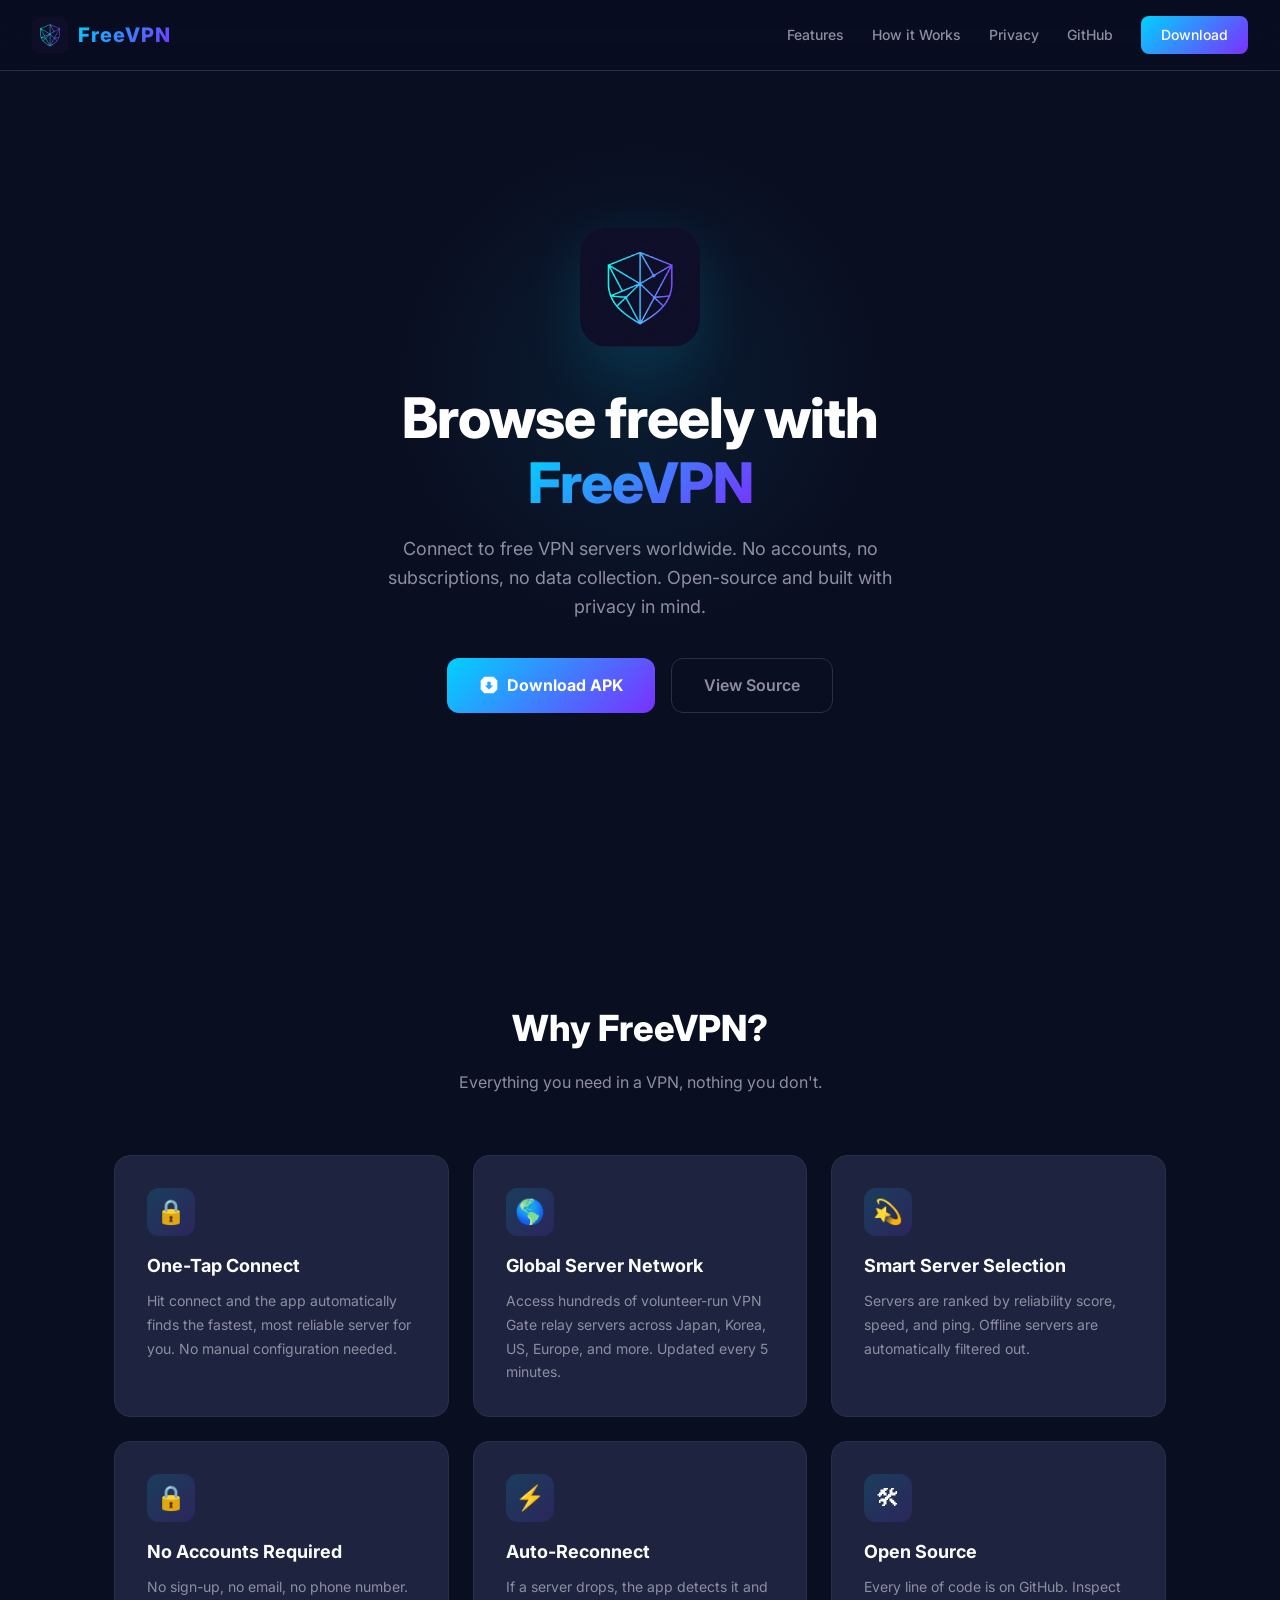
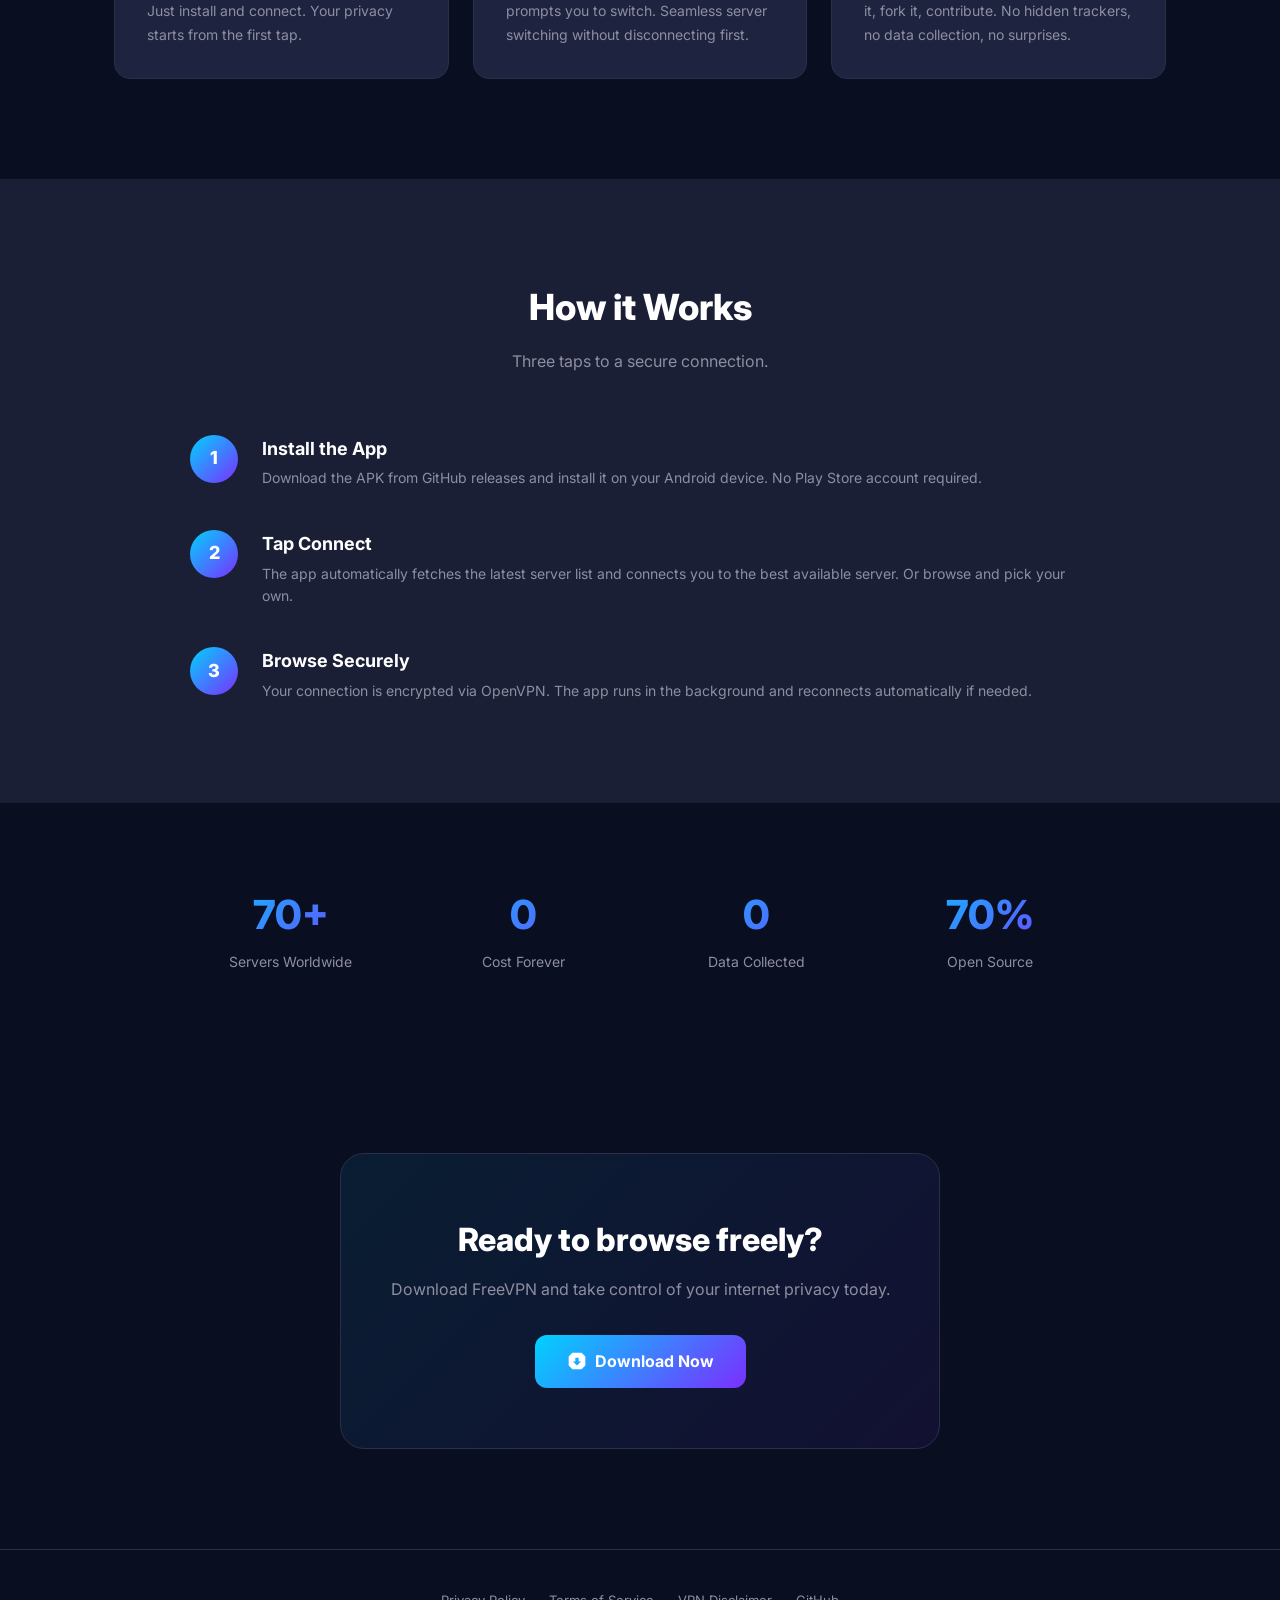
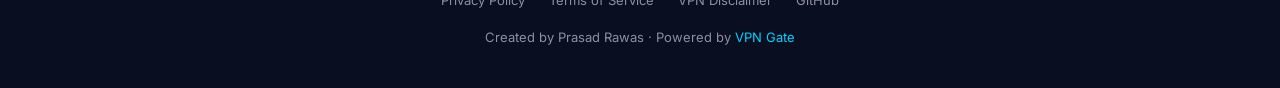
<file: docs/index.html>
<!DOCTYPE html>
<html lang="en">
<head>
  <meta charset="UTF-8">
  <meta name="viewport" content="width=device-width, initial-scale=1.0">
  <title>FreeVPN - Free, Fast & No Ads VPN for Android | Open Source</title>
  <meta name="description" content="Download FreeVPN - a free, open-source VPN app for Android. No ads, no accounts, no data collection. Connect to 100+ servers worldwide with one tap. Built with OpenVPN.">
  <meta name="keywords" content="free vpn, vpn for android, no ads vpn, open source vpn, fast vpn, vpn gate, secure vpn, private browsing, no registration vpn, unlimited vpn, openvpn android">
  <meta name="author" content="Prasad Rawas">
  <meta name="robots" content="index, follow">
  <link rel="canonical" href="https://freevpn.prasadrawas.online/">

  <!-- Open Graph -->
  <meta property="og:type" content="website">
  <meta property="og:title" content="FreeVPN - Free, Fast & No Ads VPN for Android">
  <meta property="og:description" content="Download FreeVPN - a free, open-source VPN app for Android. No ads, no accounts, no data collection. Connect to 100+ servers worldwide.">
  <meta property="og:url" content="https://freevpn.prasadrawas.online/">
  <meta property="og:image" content="https://freevpn.prasadrawas.online/assets/og-image.png">
  <meta property="og:site_name" content="FreeVPN">
  <meta property="og:locale" content="en_US">

  <!-- Twitter Card -->
  <meta name="twitter:card" content="summary_large_image">
  <meta name="twitter:title" content="FreeVPN - Free, Fast & No Ads VPN for Android">
  <meta name="twitter:description" content="Free, open-source VPN for Android. No ads, no accounts. 100+ servers worldwide.">
  <meta name="twitter:image" content="https://freevpn.prasadrawas.online/assets/og-image.png">

  <!-- Favicon -->
  <link rel="icon" type="image/png" href="assets/app_icon.png">
  <link rel="apple-touch-icon" href="assets/app_icon.png">

  <!-- Fonts & Styles -->
  <link rel="preconnect" href="https://fonts.googleapis.com">
  <link rel="preconnect" href="https://fonts.gstatic.com" crossorigin>
  <link href="https://fonts.googleapis.com/css2?family=Inter:wght@400;500;600;700;800&display=swap" rel="stylesheet">
  <link rel="stylesheet" href="assets/style.css">

  <!-- JSON-LD Structured Data -->
  <script type="application/ld+json">
  {
    "@context": "https://schema.org",
    "@type": "SoftwareApplication",
    "name": "FreeVPN",
    "operatingSystem": "Android",
    "applicationCategory": "UtilitiesApplication",
    "description": "Free, open-source VPN client for Android. Connect to 100+ VPN Gate servers worldwide. No ads, no accounts, no data collection.",
    "url": "https://freevpn.prasadrawas.online/",
    "downloadUrl": "https://github.com/prasadrawas/free-vpn/releases",
    "author": {
      "@type": "Person",
      "name": "Prasad Rawas"
    },
    "offers": {
      "@type": "Offer",
      "price": "0",
      "priceCurrency": "USD"
    },
    "aggregateRating": {
      "@type": "AggregateRating",
      "ratingValue": "4.5",
      "ratingCount": "1"
    }
  }
  </script>
  <script type="application/ld+json">
  {
    "@context": "https://schema.org",
    "@type": "FAQPage",
    "mainEntity": [
      {
        "@type": "Question",
        "name": "Is FreeVPN really free?",
        "acceptedAnswer": {
          "@type": "Answer",
          "text": "Yes, FreeVPN is 100% free with no ads, no in-app purchases, and no subscriptions. It connects to volunteer-run VPN Gate relay servers."
        }
      },
      {
        "@type": "Question",
        "name": "Does FreeVPN collect my data?",
        "acceptedAnswer": {
          "@type": "Answer",
          "text": "No. FreeVPN does not collect, store, or transmit any personal data. Anonymous crash reports are collected via Firebase Crashlytics to improve app stability."
        }
      },
      {
        "@type": "Question",
        "name": "How does FreeVPN work?",
        "acceptedAnswer": {
          "@type": "Answer",
          "text": "FreeVPN connects to free VPN Gate public relay servers using the OpenVPN protocol. It automatically selects the fastest, most reliable server for you."
        }
      }
    ]
  }
  </script>
  <script type="application/ld+json">
  {
    "@context": "https://schema.org",
    "@type": "BreadcrumbList",
    "itemListElement": [
      {
        "@type": "ListItem",
        "position": 1,
        "name": "Home",
        "item": "https://freevpn.prasadrawas.online/"
      }
    ]
  }
  </script>
</head>
<body>

<!-- NAV -->
<nav class="nav" role="navigation" aria-label="Main navigation">
  <a href="/" class="nav-logo" aria-label="FreeVPN Home">
    <img src="assets/app_icon.png" alt="FreeVPN App Icon" width="36" height="36">
    <span>FreeVPN</span>
  </a>
  <div class="nav-links">
    <a href="#features">Features</a>
    <a href="#how-it-works">How it Works</a>
    <a href="legal/privacy.html">Privacy</a>
    <a href="https://github.com/prasadrawas/free-vpn" target="_blank" rel="noopener noreferrer">GitHub</a>
    <a href="#download" class="nav-cta">Download</a>
  </div>
</nav>

<!-- HERO -->
<section class="hero">
  <div class="hero-content">
    <img src="assets/app_icon.png" alt="FreeVPN - Free VPN App for Android" class="hero-icon" width="120" height="120">
    <h1>Browse freely with <span class="gradient">FreeVPN</span></h1>
    <p>Connect to free VPN servers worldwide. No accounts, no subscriptions, no data collection. Open-source and built with privacy in mind.</p>
    <div class="hero-buttons">
      <a href="https://github.com/prasadrawas/free-vpn/releases" class="btn-primary" id="download" aria-label="Download FreeVPN APK">
        <svg width="20" height="20" fill="currentColor" viewBox="0 0 24 24" aria-hidden="true"><path d="M17.523 2H6.477L2 6.477v11.046L6.477 22h11.046L22 17.523V6.477L17.523 2zM12 17.5l-5-5h3V8h4v4.5h3l-5 5z"/></svg>
        Download APK
      </a>
      <a href="https://github.com/prasadrawas/free-vpn" class="btn-secondary" target="_blank" rel="noopener noreferrer" aria-label="View source code on GitHub">View Source</a>
    </div>
  </div>
</section>

<!-- FEATURES -->
<section class="features" id="features" aria-label="Features">
  <h2 class="section-title fade-up">Why FreeVPN?</h2>
  <p class="section-subtitle fade-up">Everything you need in a VPN, nothing you don't.</p>
  <div class="features-grid">
    <article class="feature-card fade-up">
      <div class="feature-icon" aria-hidden="true">&#128274;</div>
      <h3>One-Tap Connect</h3>
      <p>Hit connect and the app automatically finds the fastest, most reliable server for you. No manual configuration needed.</p>
    </article>
    <article class="feature-card fade-up">
      <div class="feature-icon" aria-hidden="true">&#127758;</div>
      <h3>Global Server Network</h3>
      <p>Access hundreds of volunteer-run VPN Gate relay servers across Japan, Korea, US, Europe, and more. Updated every 5 minutes.</p>
    </article>
    <article class="feature-card fade-up">
      <div class="feature-icon" aria-hidden="true">&#128171;</div>
      <h3>Smart Server Selection</h3>
      <p>Servers are ranked by reliability score, speed, and ping. Offline servers are automatically filtered out.</p>
    </article>
    <article class="feature-card fade-up">
      <div class="feature-icon" aria-hidden="true">&#128274;</div>
      <h3>No Accounts Required</h3>
      <p>No sign-up, no email, no phone number. Just install and connect. Your privacy starts from the first tap.</p>
    </article>
    <article class="feature-card fade-up">
      <div class="feature-icon" aria-hidden="true">&#9889;</div>
      <h3>Auto-Reconnect</h3>
      <p>If a server drops, the app detects it and prompts you to switch. Seamless server switching without disconnecting first.</p>
    </article>
    <article class="feature-card fade-up">
      <div class="feature-icon" aria-hidden="true">&#128736;</div>
      <h3>Open Source</h3>
      <p>Every line of code is on GitHub. Inspect it, fork it, contribute. No hidden trackers, no data collection, no surprises.</p>
    </article>
  </div>
</section>

<!-- HOW IT WORKS -->
<section class="how-it-works" id="how-it-works" aria-label="How it works">
  <div class="inner">
    <h2 class="section-title fade-up">How it Works</h2>
    <p class="section-subtitle fade-up">Three taps to a secure connection.</p>
    <div class="steps">
      <div class="step">
        <div class="step-num" aria-hidden="true">1</div>
        <div class="step-content">
          <h3>Install the App</h3>
          <p>Download the APK from GitHub releases and install it on your Android device. No Play Store account required.</p>
        </div>
      </div>
      <div class="step">
        <div class="step-num" aria-hidden="true">2</div>
        <div class="step-content">
          <h3>Tap Connect</h3>
          <p>The app automatically fetches the latest server list and connects you to the best available server. Or browse and pick your own.</p>
        </div>
      </div>
      <div class="step">
        <div class="step-num" aria-hidden="true">3</div>
        <div class="step-content">
          <h3>Browse Securely</h3>
          <p>Your connection is encrypted via OpenVPN. The app runs in the background and reconnects automatically if needed.</p>
        </div>
      </div>
    </div>
  </div>
</section>

<!-- STATS -->
<section class="stats" aria-label="Statistics">
  <div class="stats-grid">
    <div class="fade-up">
      <div class="stat-num" data-count="100" data-suffix="+">0+</div>
      <div class="stat-label">Servers Worldwide</div>
    </div>
    <div class="fade-up">
      <div class="stat-num" data-count="0" data-suffix="">Free</div>
      <div class="stat-label">Cost Forever</div>
    </div>
    <div class="fade-up">
      <div class="stat-num" data-count="0" data-suffix="">Zero</div>
      <div class="stat-label">Data Collected</div>
    </div>
    <div class="fade-up">
      <div class="stat-num" data-count="100" data-suffix="%">0%</div>
      <div class="stat-label">Open Source</div>
    </div>
  </div>
</section>

<!-- CTA -->
<section class="cta" aria-label="Download">
  <div class="cta-box fade-up">
    <h2>Ready to browse freely?</h2>
    <p>Download FreeVPN and take control of your internet privacy today.</p>
    <a href="https://github.com/prasadrawas/free-vpn/releases" class="btn-primary" aria-label="Download FreeVPN Now">
      <svg width="20" height="20" fill="currentColor" viewBox="0 0 24 24" aria-hidden="true"><path d="M17.523 2H6.477L2 6.477v11.046L6.477 22h11.046L22 17.523V6.477L17.523 2zM12 17.5l-5-5h3V8h4v4.5h3l-5 5z"/></svg>
      Download Now
    </a>
  </div>
</section>

<!-- FOOTER -->
<footer class="footer" role="contentinfo">
  <nav class="footer-links" aria-label="Footer navigation">
    <a href="legal/privacy.html">Privacy Policy</a>
    <a href="legal/terms.html">Terms of Service</a>
    <a href="legal/disclaimer.html">VPN Disclaimer</a>
    <a href="https://github.com/prasadrawas/free-vpn" target="_blank" rel="noopener noreferrer">GitHub</a>
  </nav>
  <p>Created by Prasad Rawas &middot; Powered by <a href="https://www.vpngate.net" target="_blank" rel="noopener noreferrer">VPN Gate</a></p>
</footer>

<script src="assets/script.js"></script>
</body>
</html>
</file>
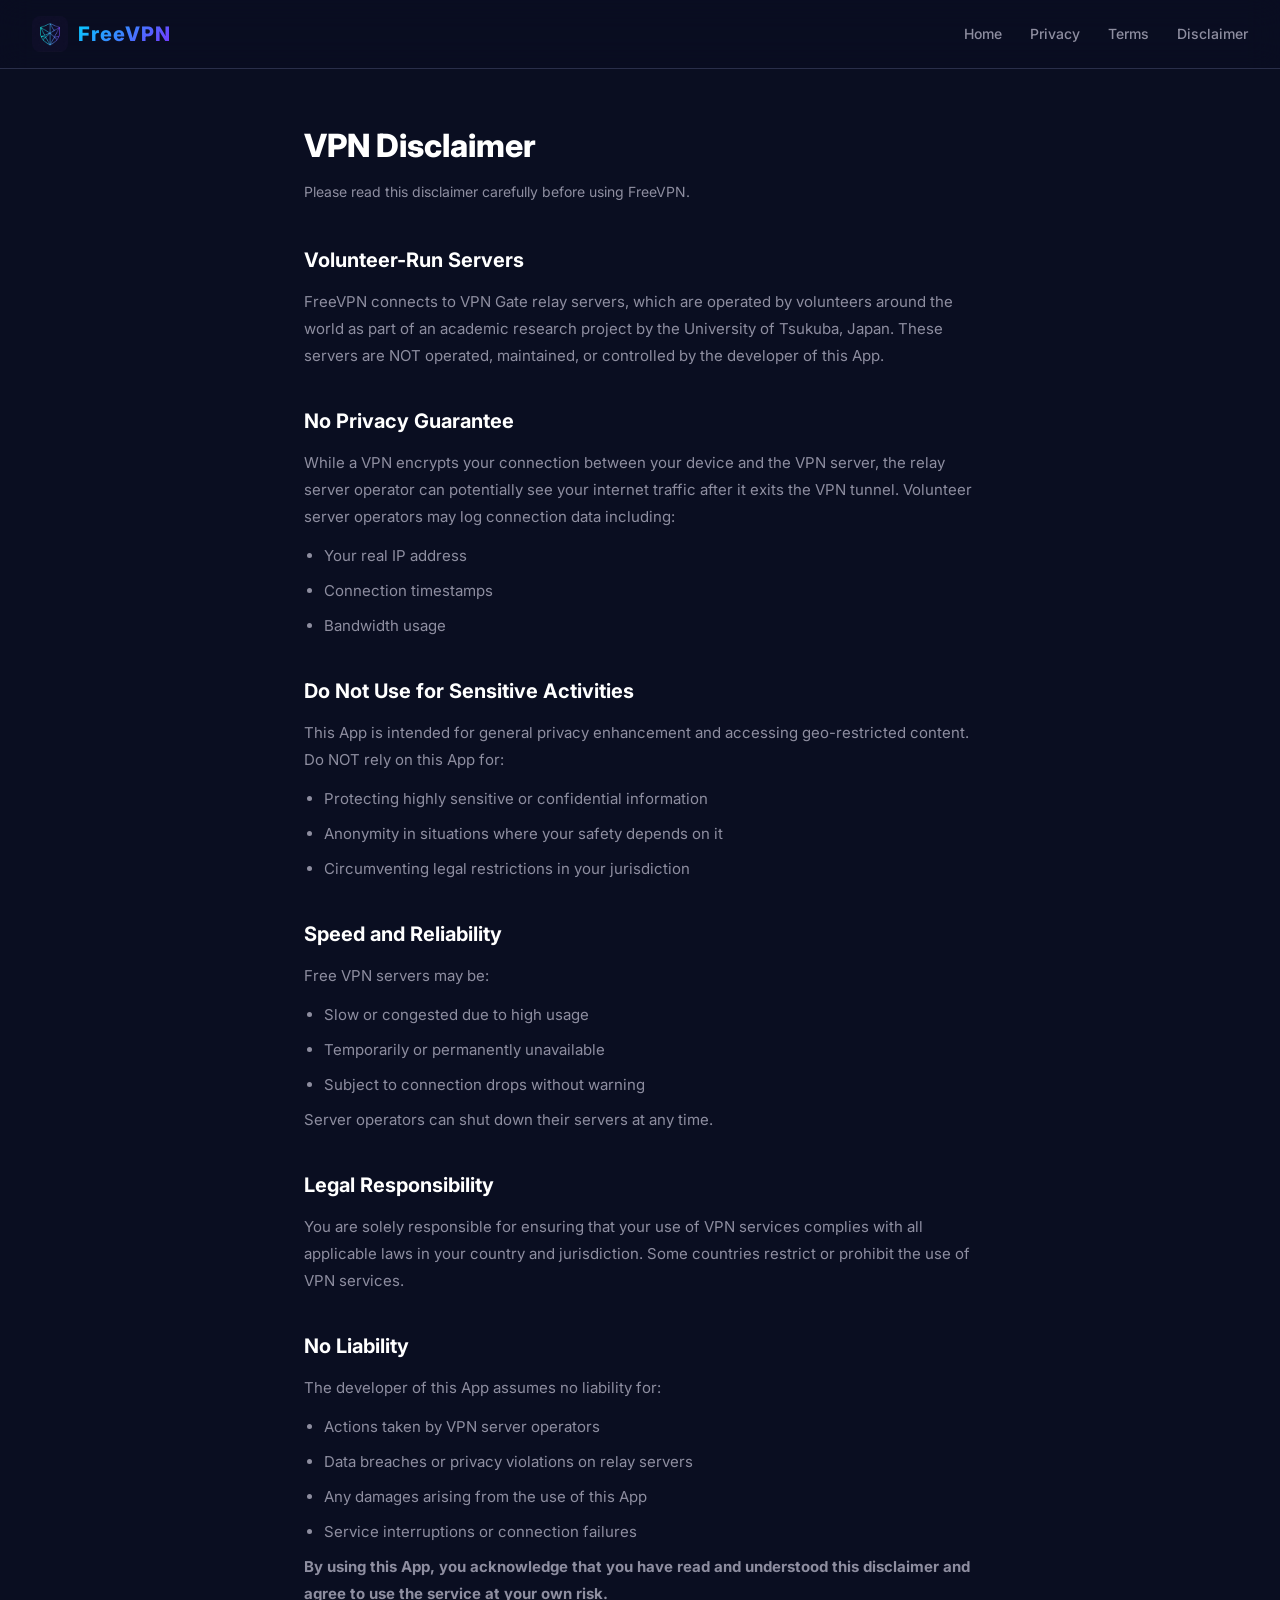
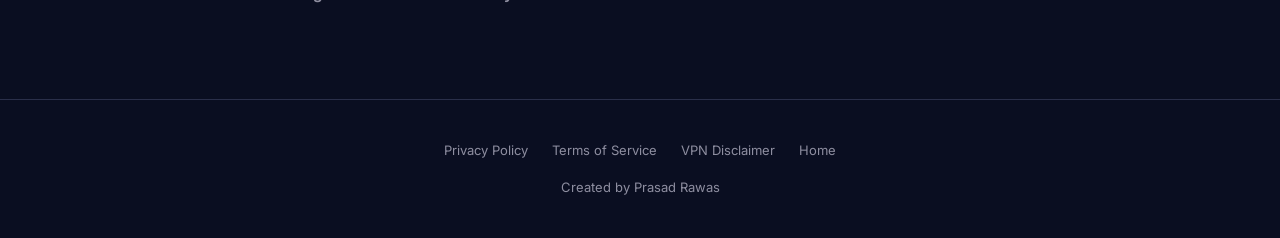
<file: docs/disclaimer.html>
<!DOCTYPE html>
<html lang="en">
<head>
  <meta charset="UTF-8">
  <meta name="viewport" content="width=device-width, initial-scale=1.0">
  <title>VPN Disclaimer - FreeVPN | Free VPN for Android</title>
  <meta name="description" content="FreeVPN VPN Disclaimer. Important information about volunteer-run VPN Gate servers, privacy limitations, and usage responsibility.">
  <meta name="robots" content="index, follow">
  <link rel="canonical" href="https://freevpn.prasadrawas.online/disclaimer.html">
  <meta property="og:type" content="website">
  <meta property="og:title" content="VPN Disclaimer - FreeVPN">
  <meta property="og:description" content="Important disclaimer about FreeVPN and volunteer-run VPN Gate servers.">
  <meta property="og:url" content="https://freevpn.prasadrawas.online/disclaimer.html">
  <meta property="og:image" content="https://freevpn.prasadrawas.online/assets/app_icon.png">
  <link rel="icon" type="image/png" href="assets/app_icon.png">
  <link rel="preconnect" href="https://fonts.googleapis.com">
  <link rel="preconnect" href="https://fonts.gstatic.com" crossorigin>
  <link href="https://fonts.googleapis.com/css2?family=Inter:wght@400;500;600;700;800&display=swap" rel="stylesheet">
  <link rel="stylesheet" href="assets/style.css">
  <script type="application/ld+json">
  {
    "@context": "https://schema.org",
    "@type": "BreadcrumbList",
    "itemListElement": [
      { "@type": "ListItem", "position": 1, "name": "Home", "item": "https://freevpn.prasadrawas.online/" },
      { "@type": "ListItem", "position": 2, "name": "VPN Disclaimer", "item": "https://freevpn.prasadrawas.online/disclaimer.html" }
    ]
  }
  </script>
</head>
<body>

<nav class="nav">
  <a href="/" class="nav-logo">
    <img src="assets/app_icon.png" alt="FreeVPN">
    <span>FreeVPN</span>
  </a>
  <div class="nav-links">
    <a href="/">Home</a>
    <a href="privacy.html">Privacy</a>
    <a href="terms.html">Terms</a>
    <a href="disclaimer.html">Disclaimer</a>
  </div>
</nav>

<div class="legal">
  <h1>VPN Disclaimer</h1>
  <p class="updated">Please read this disclaimer carefully before using FreeVPN.</p>

  <h2>Volunteer-Run Servers</h2>
  <p>FreeVPN connects to VPN Gate relay servers, which are operated by volunteers around the world as part of an academic research project by the University of Tsukuba, Japan. These servers are NOT operated, maintained, or controlled by the developer of this App.</p>

  <h2>No Privacy Guarantee</h2>
  <p>While a VPN encrypts your connection between your device and the VPN server, the relay server operator can potentially see your internet traffic after it exits the VPN tunnel. Volunteer server operators may log connection data including:</p>
  <ul>
    <li>Your real IP address</li>
    <li>Connection timestamps</li>
    <li>Bandwidth usage</li>
  </ul>

  <h2>Do Not Use for Sensitive Activities</h2>
  <p>This App is intended for general privacy enhancement and accessing geo-restricted content. Do NOT rely on this App for:</p>
  <ul>
    <li>Protecting highly sensitive or confidential information</li>
    <li>Anonymity in situations where your safety depends on it</li>
    <li>Circumventing legal restrictions in your jurisdiction</li>
  </ul>

  <h2>Speed and Reliability</h2>
  <p>Free VPN servers may be:</p>
  <ul>
    <li>Slow or congested due to high usage</li>
    <li>Temporarily or permanently unavailable</li>
    <li>Subject to connection drops without warning</li>
  </ul>
  <p>Server operators can shut down their servers at any time.</p>

  <h2>Legal Responsibility</h2>
  <p>You are solely responsible for ensuring that your use of VPN services complies with all applicable laws in your country and jurisdiction. Some countries restrict or prohibit the use of VPN services.</p>

  <h2>No Liability</h2>
  <p>The developer of this App assumes no liability for:</p>
  <ul>
    <li>Actions taken by VPN server operators</li>
    <li>Data breaches or privacy violations on relay servers</li>
    <li>Any damages arising from the use of this App</li>
    <li>Service interruptions or connection failures</li>
  </ul>

  <p><strong>By using this App, you acknowledge that you have read and understood this disclaimer and agree to use the service at your own risk.</strong></p>
</div>

<footer class="footer">
  <div class="footer-links">
    <a href="privacy.html">Privacy Policy</a>
    <a href="terms.html">Terms of Service</a>
    <a href="disclaimer.html">VPN Disclaimer</a>
    <a href="/">Home</a>
  </div>
  <p>Created by Prasad Rawas</p>
</footer>

</body>
</html>
</file>
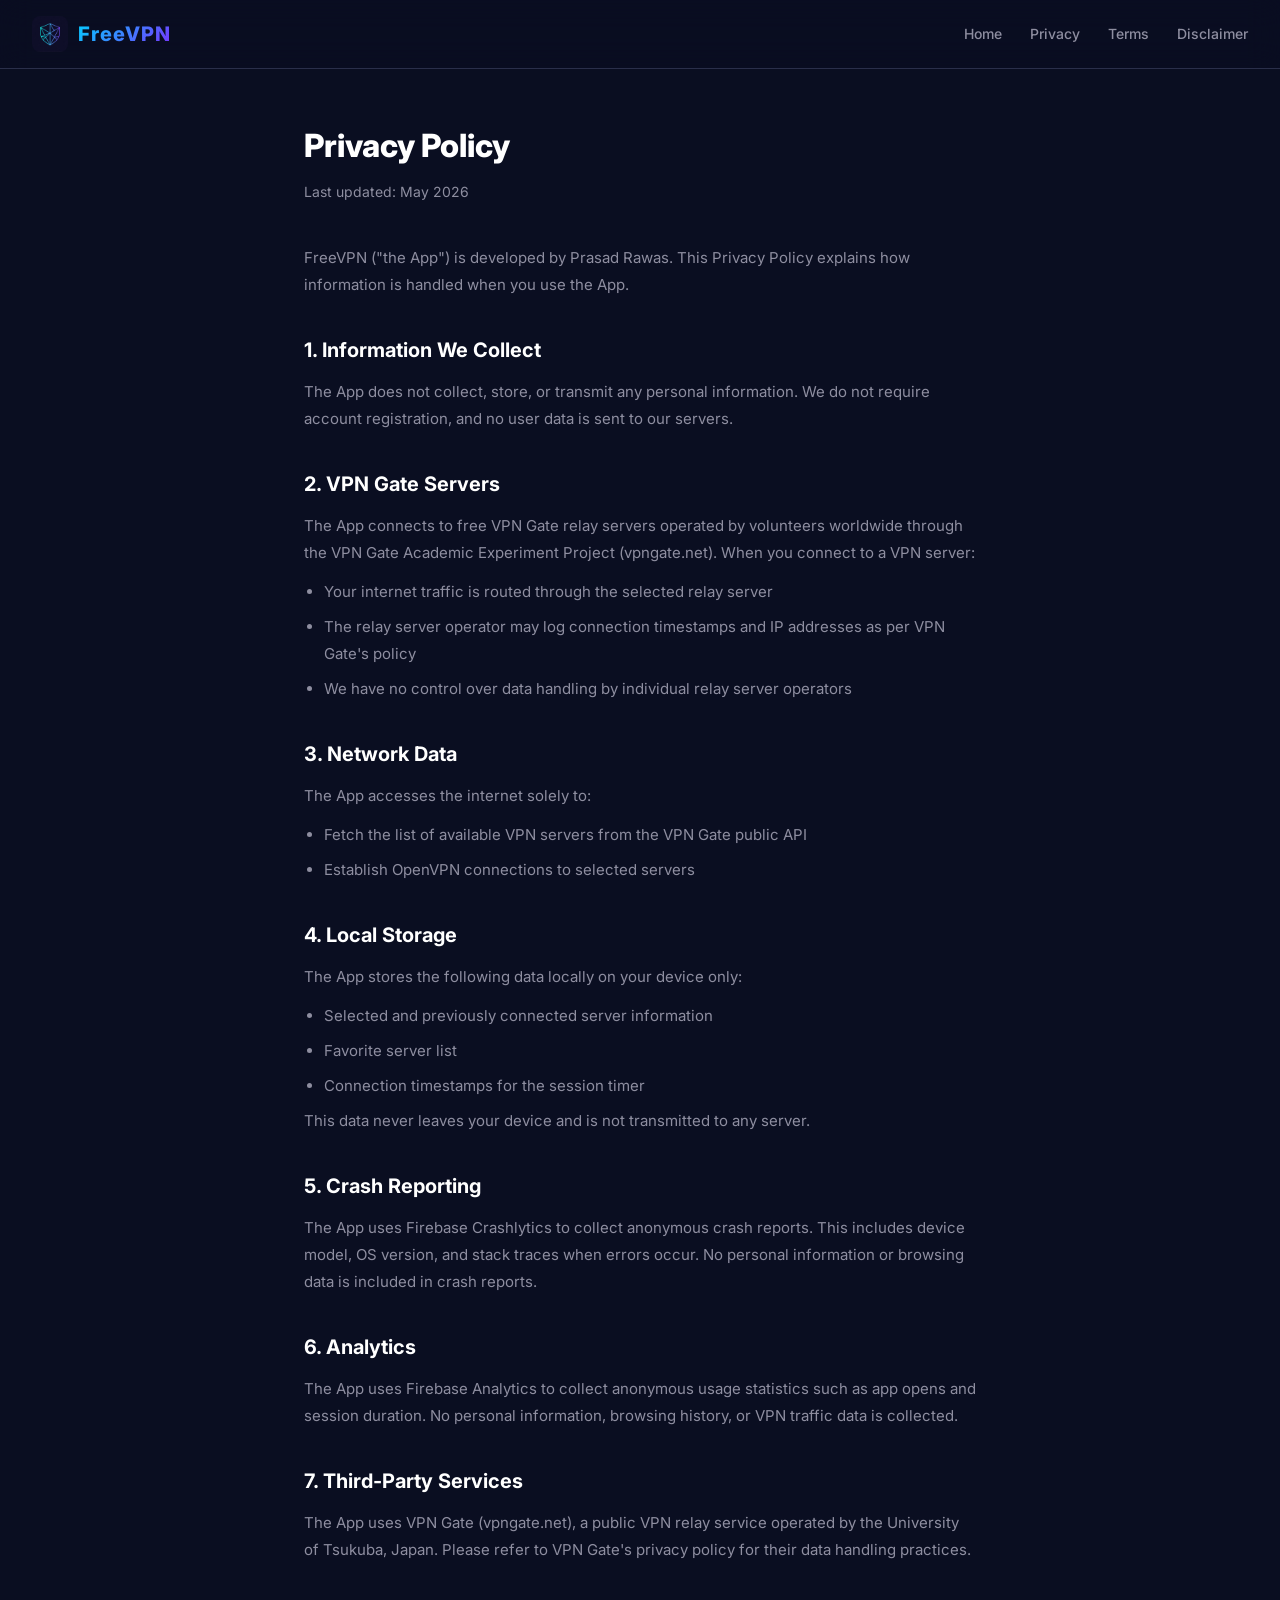
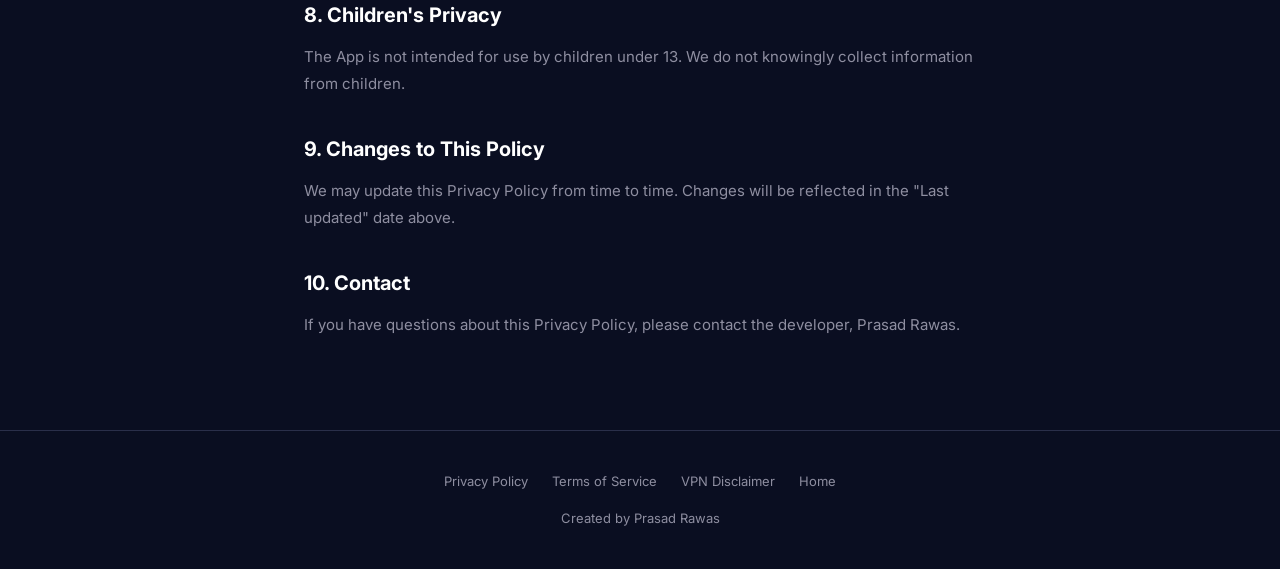
<file: docs/privacy.html>
<!DOCTYPE html>
<html lang="en">
<head>
  <meta charset="UTF-8">
  <meta name="viewport" content="width=device-width, initial-scale=1.0">
  <title>Privacy Policy - FreeVPN | Free VPN for Android</title>
  <meta name="description" content="FreeVPN Privacy Policy. We do not collect, store, or transmit any personal information. No accounts, no tracking, no data collection.">
  <meta name="robots" content="index, follow">
  <link rel="canonical" href="https://freevpn.prasadrawas.online/privacy.html">
  <meta property="og:type" content="website">
  <meta property="og:title" content="Privacy Policy - FreeVPN">
  <meta property="og:description" content="FreeVPN Privacy Policy. We do not collect or store any personal information.">
  <meta property="og:url" content="https://freevpn.prasadrawas.online/privacy.html">
  <meta property="og:image" content="https://freevpn.prasadrawas.online/assets/app_icon.png">
  <link rel="icon" type="image/png" href="assets/app_icon.png">
  <link rel="preconnect" href="https://fonts.googleapis.com">
  <link rel="preconnect" href="https://fonts.gstatic.com" crossorigin>
  <link href="https://fonts.googleapis.com/css2?family=Inter:wght@400;500;600;700;800&display=swap" rel="stylesheet">
  <link rel="stylesheet" href="assets/style.css">
  <script type="application/ld+json">
  {
    "@context": "https://schema.org",
    "@type": "BreadcrumbList",
    "itemListElement": [
      { "@type": "ListItem", "position": 1, "name": "Home", "item": "https://freevpn.prasadrawas.online/" },
      { "@type": "ListItem", "position": 2, "name": "Privacy Policy", "item": "https://freevpn.prasadrawas.online/privacy.html" }
    ]
  }
  </script>
</head>
<body>

<nav class="nav">
  <a href="/" class="nav-logo">
    <img src="assets/app_icon.png" alt="FreeVPN">
    <span>FreeVPN</span>
  </a>
  <div class="nav-links">
    <a href="/">Home</a>
    <a href="privacy.html">Privacy</a>
    <a href="terms.html">Terms</a>
    <a href="disclaimer.html">Disclaimer</a>
  </div>
</nav>

<div class="legal">
  <h1>Privacy Policy</h1>
  <p class="updated">Last updated: May 2026</p>

  <p>FreeVPN ("the App") is developed by Prasad Rawas. This Privacy Policy explains how information is handled when you use the App.</p>

  <h2>1. Information We Collect</h2>
  <p>The App does not collect, store, or transmit any personal information. We do not require account registration, and no user data is sent to our servers.</p>

  <h2>2. VPN Gate Servers</h2>
  <p>The App connects to free VPN Gate relay servers operated by volunteers worldwide through the VPN Gate Academic Experiment Project (vpngate.net). When you connect to a VPN server:</p>
  <ul>
    <li>Your internet traffic is routed through the selected relay server</li>
    <li>The relay server operator may log connection timestamps and IP addresses as per VPN Gate's policy</li>
    <li>We have no control over data handling by individual relay server operators</li>
  </ul>

  <h2>3. Network Data</h2>
  <p>The App accesses the internet solely to:</p>
  <ul>
    <li>Fetch the list of available VPN servers from the VPN Gate public API</li>
    <li>Establish OpenVPN connections to selected servers</li>
  </ul>

  <h2>4. Local Storage</h2>
  <p>The App stores the following data locally on your device only:</p>
  <ul>
    <li>Selected and previously connected server information</li>
    <li>Favorite server list</li>
    <li>Connection timestamps for the session timer</li>
  </ul>
  <p>This data never leaves your device and is not transmitted to any server.</p>

  <h2>5. Crash Reporting</h2>
  <p>The App uses Firebase Crashlytics to collect anonymous crash reports. This includes device model, OS version, and stack traces when errors occur. No personal information or browsing data is included in crash reports.</p>

  <h2>6. Analytics</h2>
  <p>The App uses Firebase Analytics to collect anonymous usage statistics such as app opens and session duration. No personal information, browsing history, or VPN traffic data is collected.</p>

  <h2>7. Third-Party Services</h2>
  <p>The App uses VPN Gate (vpngate.net), a public VPN relay service operated by the University of Tsukuba, Japan. Please refer to VPN Gate's privacy policy for their data handling practices.</p>

  <h2>8. Children's Privacy</h2>
  <p>The App is not intended for use by children under 13. We do not knowingly collect information from children.</p>

  <h2>9. Changes to This Policy</h2>
  <p>We may update this Privacy Policy from time to time. Changes will be reflected in the "Last updated" date above.</p>

  <h2>10. Contact</h2>
  <p>If you have questions about this Privacy Policy, please contact the developer, Prasad Rawas.</p>
</div>

<footer class="footer">
  <div class="footer-links">
    <a href="privacy.html">Privacy Policy</a>
    <a href="terms.html">Terms of Service</a>
    <a href="disclaimer.html">VPN Disclaimer</a>
    <a href="/">Home</a>
  </div>
  <p>Created by Prasad Rawas</p>
</footer>

</body>
</html>
</file>
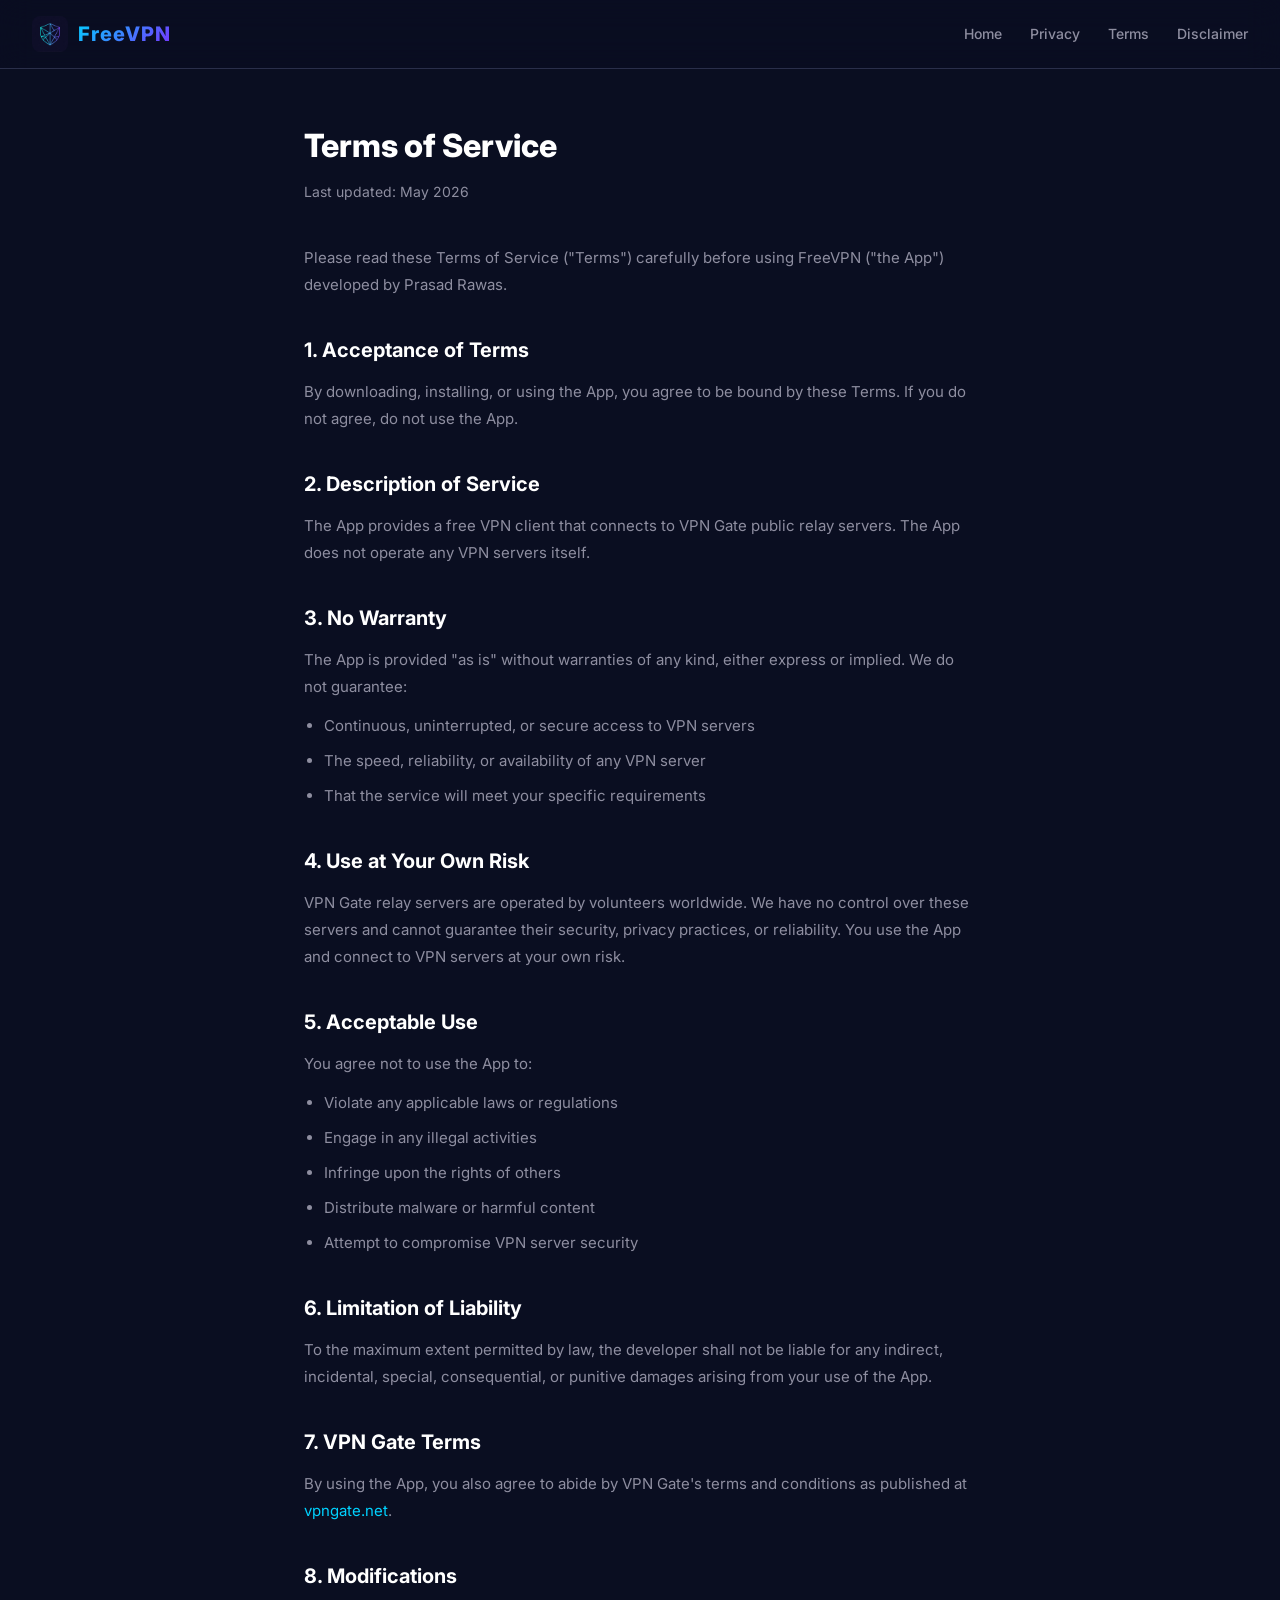
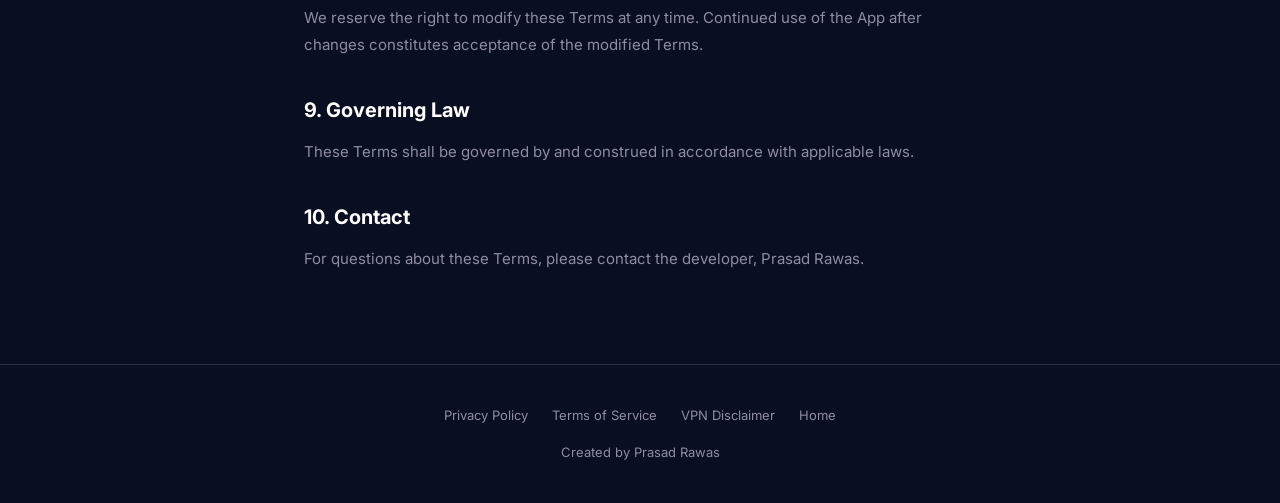
<file: docs/terms.html>
<!DOCTYPE html>
<html lang="en">
<head>
  <meta charset="UTF-8">
  <meta name="viewport" content="width=device-width, initial-scale=1.0">
  <title>Terms of Service - FreeVPN | Free VPN for Android</title>
  <meta name="description" content="FreeVPN Terms of Service. Read our terms before using the free, open-source VPN app for Android.">
  <meta name="robots" content="index, follow">
  <link rel="canonical" href="https://freevpn.prasadrawas.online/terms.html">
  <meta property="og:type" content="website">
  <meta property="og:title" content="Terms of Service - FreeVPN">
  <meta property="og:description" content="FreeVPN Terms of Service for the free, open-source VPN app.">
  <meta property="og:url" content="https://freevpn.prasadrawas.online/terms.html">
  <meta property="og:image" content="https://freevpn.prasadrawas.online/assets/app_icon.png">
  <link rel="icon" type="image/png" href="assets/app_icon.png">
  <link rel="preconnect" href="https://fonts.googleapis.com">
  <link rel="preconnect" href="https://fonts.gstatic.com" crossorigin>
  <link href="https://fonts.googleapis.com/css2?family=Inter:wght@400;500;600;700;800&display=swap" rel="stylesheet">
  <link rel="stylesheet" href="assets/style.css">
  <script type="application/ld+json">
  {
    "@context": "https://schema.org",
    "@type": "BreadcrumbList",
    "itemListElement": [
      { "@type": "ListItem", "position": 1, "name": "Home", "item": "https://freevpn.prasadrawas.online/" },
      { "@type": "ListItem", "position": 2, "name": "Terms of Service", "item": "https://freevpn.prasadrawas.online/terms.html" }
    ]
  }
  </script>
</head>
<body>

<nav class="nav">
  <a href="/" class="nav-logo">
    <img src="assets/app_icon.png" alt="FreeVPN">
    <span>FreeVPN</span>
  </a>
  <div class="nav-links">
    <a href="/">Home</a>
    <a href="privacy.html">Privacy</a>
    <a href="terms.html">Terms</a>
    <a href="disclaimer.html">Disclaimer</a>
  </div>
</nav>

<div class="legal">
  <h1>Terms of Service</h1>
  <p class="updated">Last updated: May 2026</p>

  <p>Please read these Terms of Service ("Terms") carefully before using FreeVPN ("the App") developed by Prasad Rawas.</p>

  <h2>1. Acceptance of Terms</h2>
  <p>By downloading, installing, or using the App, you agree to be bound by these Terms. If you do not agree, do not use the App.</p>

  <h2>2. Description of Service</h2>
  <p>The App provides a free VPN client that connects to VPN Gate public relay servers. The App does not operate any VPN servers itself.</p>

  <h2>3. No Warranty</h2>
  <p>The App is provided "as is" without warranties of any kind, either express or implied. We do not guarantee:</p>
  <ul>
    <li>Continuous, uninterrupted, or secure access to VPN servers</li>
    <li>The speed, reliability, or availability of any VPN server</li>
    <li>That the service will meet your specific requirements</li>
  </ul>

  <h2>4. Use at Your Own Risk</h2>
  <p>VPN Gate relay servers are operated by volunteers worldwide. We have no control over these servers and cannot guarantee their security, privacy practices, or reliability. You use the App and connect to VPN servers at your own risk.</p>

  <h2>5. Acceptable Use</h2>
  <p>You agree not to use the App to:</p>
  <ul>
    <li>Violate any applicable laws or regulations</li>
    <li>Engage in any illegal activities</li>
    <li>Infringe upon the rights of others</li>
    <li>Distribute malware or harmful content</li>
    <li>Attempt to compromise VPN server security</li>
  </ul>

  <h2>6. Limitation of Liability</h2>
  <p>To the maximum extent permitted by law, the developer shall not be liable for any indirect, incidental, special, consequential, or punitive damages arising from your use of the App.</p>

  <h2>7. VPN Gate Terms</h2>
  <p>By using the App, you also agree to abide by VPN Gate's terms and conditions as published at <a href="https://www.vpngate.net" target="_blank">vpngate.net</a>.</p>

  <h2>8. Modifications</h2>
  <p>We reserve the right to modify these Terms at any time. Continued use of the App after changes constitutes acceptance of the modified Terms.</p>

  <h2>9. Governing Law</h2>
  <p>These Terms shall be governed by and construed in accordance with applicable laws.</p>

  <h2>10. Contact</h2>
  <p>For questions about these Terms, please contact the developer, Prasad Rawas.</p>
</div>

<footer class="footer">
  <div class="footer-links">
    <a href="privacy.html">Privacy Policy</a>
    <a href="terms.html">Terms of Service</a>
    <a href="disclaimer.html">VPN Disclaimer</a>
    <a href="/">Home</a>
  </div>
  <p>Created by Prasad Rawas</p>
</footer>

</body>
</html>
</file>
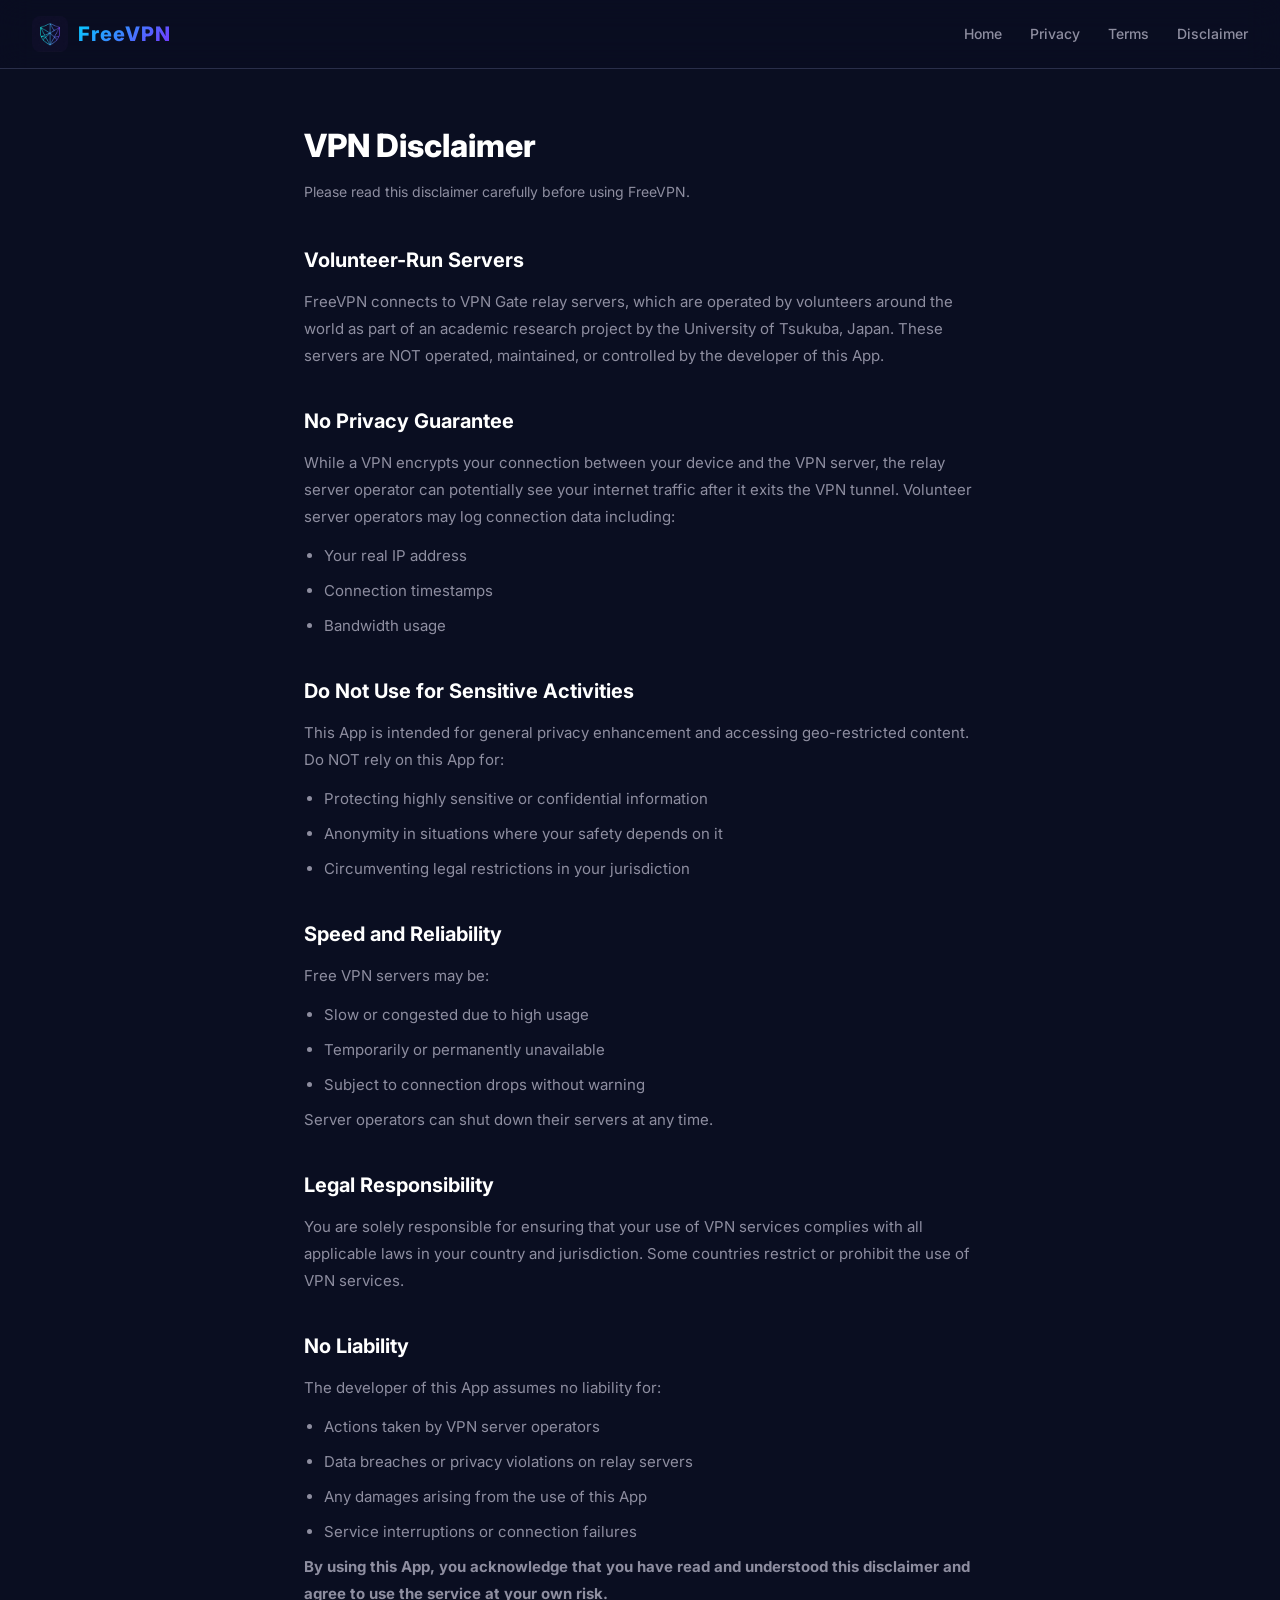
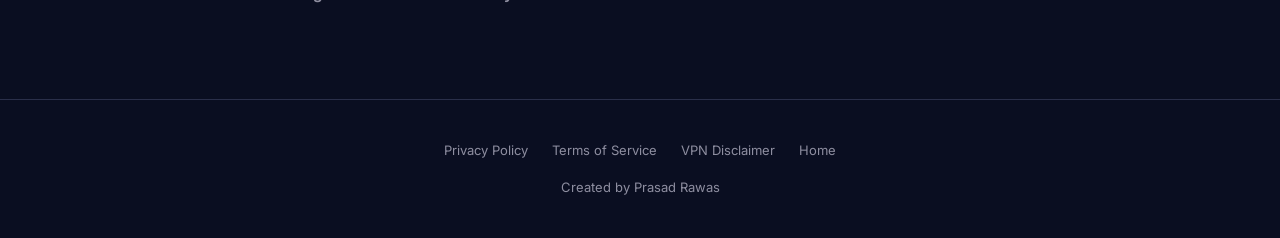
<file: docs/legal/disclaimer.html>
<!DOCTYPE html>
<html lang="en">
<head>
  <meta charset="UTF-8">
  <meta name="viewport" content="width=device-width, initial-scale=1.0">
  <title>VPN Disclaimer - FreeVPN | Free VPN for Android</title>
  <meta name="description" content="FreeVPN VPN Disclaimer. Important information about volunteer-run VPN Gate servers, privacy limitations, and usage responsibility.">
  <meta name="robots" content="index, follow">
  <link rel="canonical" href="https://freevpn.prasadrawas.online/legal/disclaimer.html">
  <meta property="og:type" content="website">
  <meta property="og:title" content="VPN Disclaimer - FreeVPN">
  <meta property="og:description" content="Important disclaimer about FreeVPN and volunteer-run VPN Gate servers.">
  <meta property="og:url" content="https://freevpn.prasadrawas.online/legal/disclaimer.html">
  <meta property="og:image" content="https://freevpn.prasadrawas.online/assets/og-image.png">
  <link rel="icon" type="image/png" href="../assets/app_icon.png">
  <link rel="preconnect" href="https://fonts.googleapis.com">
  <link rel="preconnect" href="https://fonts.gstatic.com" crossorigin>
  <link href="https://fonts.googleapis.com/css2?family=Inter:wght@400;500;600;700;800&display=swap" rel="stylesheet">
  <link rel="stylesheet" href="../assets/style.css">
  <script type="application/ld+json">
  {
    "@context": "https://schema.org",
    "@type": "BreadcrumbList",
    "itemListElement": [
      { "@type": "ListItem", "position": 1, "name": "Home", "item": "https://freevpn.prasadrawas.online/" },
      { "@type": "ListItem", "position": 2, "name": "VPN Disclaimer", "item": "https://freevpn.prasadrawas.online/legal/disclaimer.html" }
    ]
  }
  </script>
</head>
<body>

<nav class="nav">
  <a href="/" class="nav-logo">
    <img src="../assets/app_icon.png" alt="FreeVPN">
    <span>FreeVPN</span>
  </a>
  <div class="nav-links">
    <a href="/">Home</a>
    <a href="/legal/privacy.html">Privacy</a>
    <a href="/legal/terms.html">Terms</a>
    <a href="/legal/disclaimer.html">Disclaimer</a>
  </div>
</nav>

<div class="legal">
  <h1>VPN Disclaimer</h1>
  <p class="updated">Please read this disclaimer carefully before using FreeVPN.</p>

  <h2>Volunteer-Run Servers</h2>
  <p>FreeVPN connects to VPN Gate relay servers, which are operated by volunteers around the world as part of an academic research project by the University of Tsukuba, Japan. These servers are NOT operated, maintained, or controlled by the developer of this App.</p>

  <h2>No Privacy Guarantee</h2>
  <p>While a VPN encrypts your connection between your device and the VPN server, the relay server operator can potentially see your internet traffic after it exits the VPN tunnel. Volunteer server operators may log connection data including:</p>
  <ul>
    <li>Your real IP address</li>
    <li>Connection timestamps</li>
    <li>Bandwidth usage</li>
  </ul>

  <h2>Do Not Use for Sensitive Activities</h2>
  <p>This App is intended for general privacy enhancement and accessing geo-restricted content. Do NOT rely on this App for:</p>
  <ul>
    <li>Protecting highly sensitive or confidential information</li>
    <li>Anonymity in situations where your safety depends on it</li>
    <li>Circumventing legal restrictions in your jurisdiction</li>
  </ul>

  <h2>Speed and Reliability</h2>
  <p>Free VPN servers may be:</p>
  <ul>
    <li>Slow or congested due to high usage</li>
    <li>Temporarily or permanently unavailable</li>
    <li>Subject to connection drops without warning</li>
  </ul>
  <p>Server operators can shut down their servers at any time.</p>

  <h2>Legal Responsibility</h2>
  <p>You are solely responsible for ensuring that your use of VPN services complies with all applicable laws in your country and jurisdiction. Some countries restrict or prohibit the use of VPN services.</p>

  <h2>No Liability</h2>
  <p>The developer of this App assumes no liability for:</p>
  <ul>
    <li>Actions taken by VPN server operators</li>
    <li>Data breaches or privacy violations on relay servers</li>
    <li>Any damages arising from the use of this App</li>
    <li>Service interruptions or connection failures</li>
  </ul>

  <p><strong>By using this App, you acknowledge that you have read and understood this disclaimer and agree to use the service at your own risk.</strong></p>
</div>

<footer class="footer">
  <div class="footer-links">
    <a href="/legal/privacy.html">Privacy Policy</a>
    <a href="/legal/terms.html">Terms of Service</a>
    <a href="/legal/disclaimer.html">VPN Disclaimer</a>
    <a href="/">Home</a>
  </div>
  <p>Created by Prasad Rawas</p>
</footer>

</body>
</html>
</file>
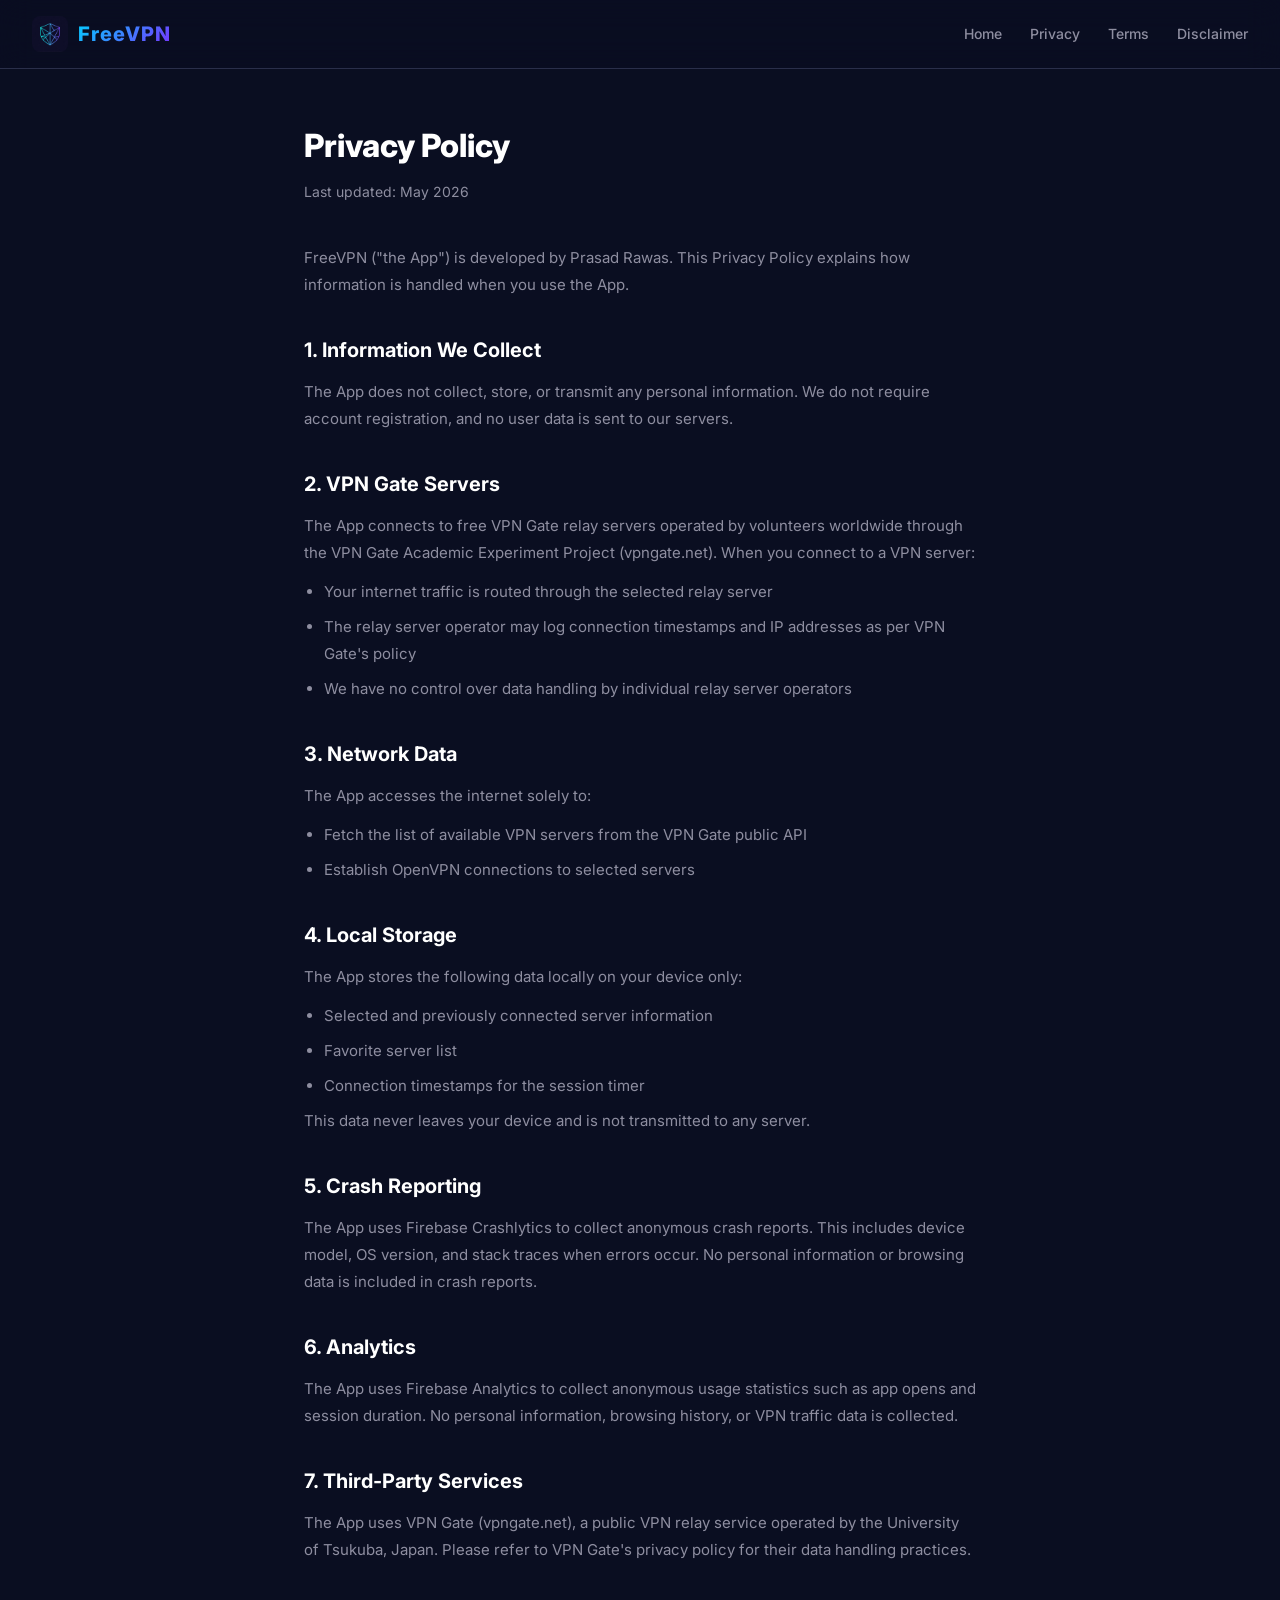
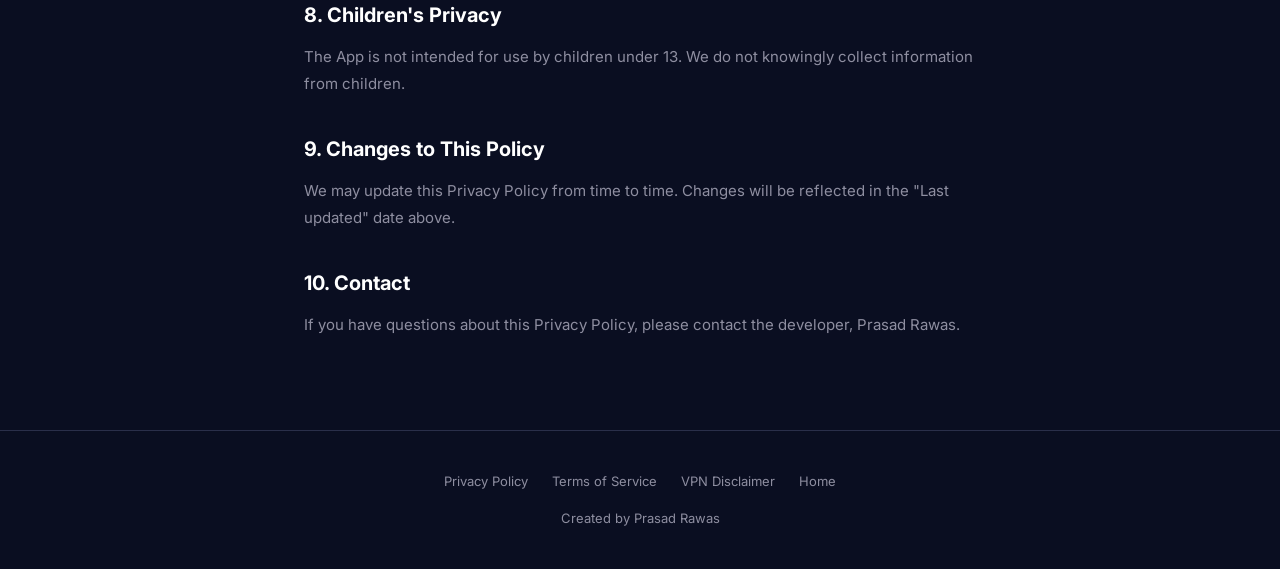
<file: docs/legal/privacy.html>
<!DOCTYPE html>
<html lang="en">
<head>
  <meta charset="UTF-8">
  <meta name="viewport" content="width=device-width, initial-scale=1.0">
  <title>Privacy Policy - FreeVPN | Free VPN for Android</title>
  <meta name="description" content="FreeVPN Privacy Policy. We do not collect, store, or transmit any personal information. No accounts, no tracking, no data collection.">
  <meta name="robots" content="index, follow">
  <link rel="canonical" href="https://freevpn.prasadrawas.online/legal/privacy.html">
  <meta property="og:type" content="website">
  <meta property="og:title" content="Privacy Policy - FreeVPN">
  <meta property="og:description" content="FreeVPN Privacy Policy. We do not collect or store any personal information.">
  <meta property="og:url" content="https://freevpn.prasadrawas.online/legal/privacy.html">
  <meta property="og:image" content="https://freevpn.prasadrawas.online/assets/og-image.png">
  <link rel="icon" type="image/png" href="../assets/app_icon.png">
  <link rel="preconnect" href="https://fonts.googleapis.com">
  <link rel="preconnect" href="https://fonts.gstatic.com" crossorigin>
  <link href="https://fonts.googleapis.com/css2?family=Inter:wght@400;500;600;700;800&display=swap" rel="stylesheet">
  <link rel="stylesheet" href="../assets/style.css">
  <script type="application/ld+json">
  {
    "@context": "https://schema.org",
    "@type": "BreadcrumbList",
    "itemListElement": [
      { "@type": "ListItem", "position": 1, "name": "Home", "item": "https://freevpn.prasadrawas.online/" },
      { "@type": "ListItem", "position": 2, "name": "Privacy Policy", "item": "https://freevpn.prasadrawas.online/legal/privacy.html" }
    ]
  }
  </script>
</head>
<body>

<nav class="nav">
  <a href="/" class="nav-logo">
    <img src="../assets/app_icon.png" alt="FreeVPN">
    <span>FreeVPN</span>
  </a>
  <div class="nav-links">
    <a href="/">Home</a>
    <a href="/legal/privacy.html">Privacy</a>
    <a href="/legal/terms.html">Terms</a>
    <a href="/legal/disclaimer.html">Disclaimer</a>
  </div>
</nav>

<div class="legal">
  <h1>Privacy Policy</h1>
  <p class="updated">Last updated: May 2026</p>

  <p>FreeVPN ("the App") is developed by Prasad Rawas. This Privacy Policy explains how information is handled when you use the App.</p>

  <h2>1. Information We Collect</h2>
  <p>The App does not collect, store, or transmit any personal information. We do not require account registration, and no user data is sent to our servers.</p>

  <h2>2. VPN Gate Servers</h2>
  <p>The App connects to free VPN Gate relay servers operated by volunteers worldwide through the VPN Gate Academic Experiment Project (vpngate.net). When you connect to a VPN server:</p>
  <ul>
    <li>Your internet traffic is routed through the selected relay server</li>
    <li>The relay server operator may log connection timestamps and IP addresses as per VPN Gate's policy</li>
    <li>We have no control over data handling by individual relay server operators</li>
  </ul>

  <h2>3. Network Data</h2>
  <p>The App accesses the internet solely to:</p>
  <ul>
    <li>Fetch the list of available VPN servers from the VPN Gate public API</li>
    <li>Establish OpenVPN connections to selected servers</li>
  </ul>

  <h2>4. Local Storage</h2>
  <p>The App stores the following data locally on your device only:</p>
  <ul>
    <li>Selected and previously connected server information</li>
    <li>Favorite server list</li>
    <li>Connection timestamps for the session timer</li>
  </ul>
  <p>This data never leaves your device and is not transmitted to any server.</p>

  <h2>5. Crash Reporting</h2>
  <p>The App uses Firebase Crashlytics to collect anonymous crash reports. This includes device model, OS version, and stack traces when errors occur. No personal information or browsing data is included in crash reports.</p>

  <h2>6. Analytics</h2>
  <p>The App uses Firebase Analytics to collect anonymous usage statistics such as app opens and session duration. No personal information, browsing history, or VPN traffic data is collected.</p>

  <h2>7. Third-Party Services</h2>
  <p>The App uses VPN Gate (vpngate.net), a public VPN relay service operated by the University of Tsukuba, Japan. Please refer to VPN Gate's privacy policy for their data handling practices.</p>

  <h2>8. Children's Privacy</h2>
  <p>The App is not intended for use by children under 13. We do not knowingly collect information from children.</p>

  <h2>9. Changes to This Policy</h2>
  <p>We may update this Privacy Policy from time to time. Changes will be reflected in the "Last updated" date above.</p>

  <h2>10. Contact</h2>
  <p>If you have questions about this Privacy Policy, please contact the developer, Prasad Rawas.</p>
</div>

<footer class="footer">
  <div class="footer-links">
    <a href="/legal/privacy.html">Privacy Policy</a>
    <a href="/legal/terms.html">Terms of Service</a>
    <a href="/legal/disclaimer.html">VPN Disclaimer</a>
    <a href="/">Home</a>
  </div>
  <p>Created by Prasad Rawas</p>
</footer>

</body>
</html>
</file>
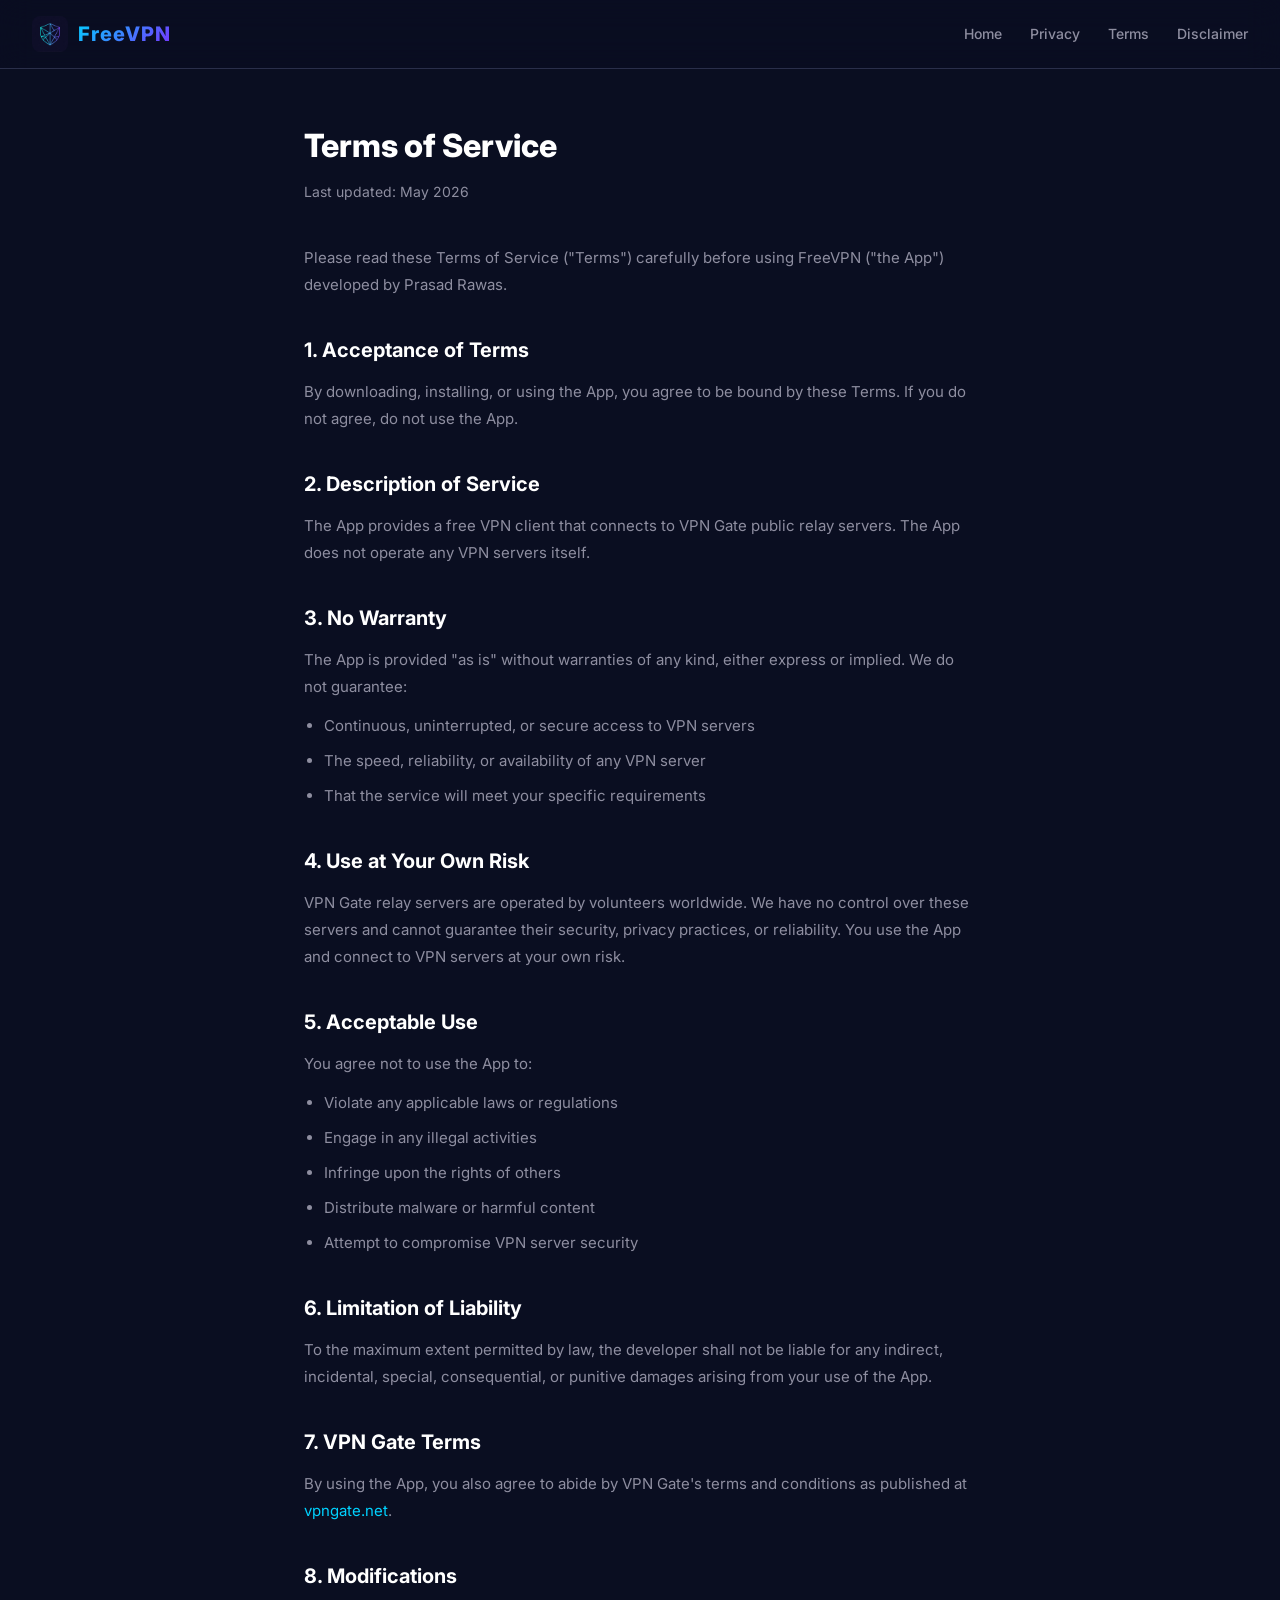
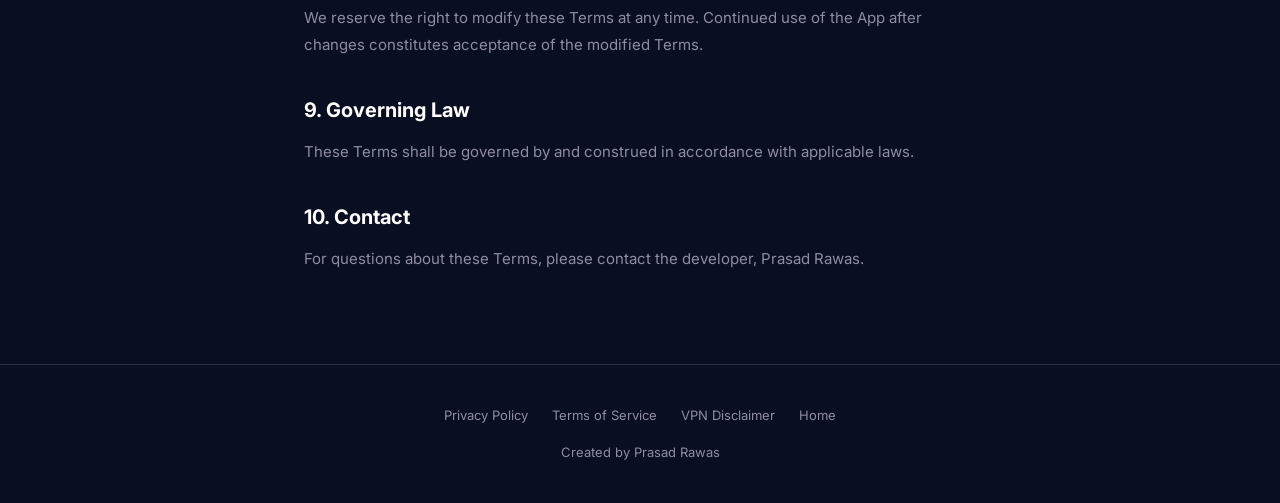
<file: docs/legal/terms.html>
<!DOCTYPE html>
<html lang="en">
<head>
  <meta charset="UTF-8">
  <meta name="viewport" content="width=device-width, initial-scale=1.0">
  <title>Terms of Service - FreeVPN | Free VPN for Android</title>
  <meta name="description" content="FreeVPN Terms of Service. Read our terms before using the free, open-source VPN app for Android.">
  <meta name="robots" content="index, follow">
  <link rel="canonical" href="https://freevpn.prasadrawas.online/legal/terms.html">
  <meta property="og:type" content="website">
  <meta property="og:title" content="Terms of Service - FreeVPN">
  <meta property="og:description" content="FreeVPN Terms of Service for the free, open-source VPN app.">
  <meta property="og:url" content="https://freevpn.prasadrawas.online/legal/terms.html">
  <meta property="og:image" content="https://freevpn.prasadrawas.online/assets/og-image.png">
  <link rel="icon" type="image/png" href="../assets/app_icon.png">
  <link rel="preconnect" href="https://fonts.googleapis.com">
  <link rel="preconnect" href="https://fonts.gstatic.com" crossorigin>
  <link href="https://fonts.googleapis.com/css2?family=Inter:wght@400;500;600;700;800&display=swap" rel="stylesheet">
  <link rel="stylesheet" href="../assets/style.css">
  <script type="application/ld+json">
  {
    "@context": "https://schema.org",
    "@type": "BreadcrumbList",
    "itemListElement": [
      { "@type": "ListItem", "position": 1, "name": "Home", "item": "https://freevpn.prasadrawas.online/" },
      { "@type": "ListItem", "position": 2, "name": "Terms of Service", "item": "https://freevpn.prasadrawas.online/legal/terms.html" }
    ]
  }
  </script>
</head>
<body>

<nav class="nav">
  <a href="/" class="nav-logo">
    <img src="../assets/app_icon.png" alt="FreeVPN">
    <span>FreeVPN</span>
  </a>
  <div class="nav-links">
    <a href="/">Home</a>
    <a href="/legal/privacy.html">Privacy</a>
    <a href="/legal/terms.html">Terms</a>
    <a href="/legal/disclaimer.html">Disclaimer</a>
  </div>
</nav>

<div class="legal">
  <h1>Terms of Service</h1>
  <p class="updated">Last updated: May 2026</p>

  <p>Please read these Terms of Service ("Terms") carefully before using FreeVPN ("the App") developed by Prasad Rawas.</p>

  <h2>1. Acceptance of Terms</h2>
  <p>By downloading, installing, or using the App, you agree to be bound by these Terms. If you do not agree, do not use the App.</p>

  <h2>2. Description of Service</h2>
  <p>The App provides a free VPN client that connects to VPN Gate public relay servers. The App does not operate any VPN servers itself.</p>

  <h2>3. No Warranty</h2>
  <p>The App is provided "as is" without warranties of any kind, either express or implied. We do not guarantee:</p>
  <ul>
    <li>Continuous, uninterrupted, or secure access to VPN servers</li>
    <li>The speed, reliability, or availability of any VPN server</li>
    <li>That the service will meet your specific requirements</li>
  </ul>

  <h2>4. Use at Your Own Risk</h2>
  <p>VPN Gate relay servers are operated by volunteers worldwide. We have no control over these servers and cannot guarantee their security, privacy practices, or reliability. You use the App and connect to VPN servers at your own risk.</p>

  <h2>5. Acceptable Use</h2>
  <p>You agree not to use the App to:</p>
  <ul>
    <li>Violate any applicable laws or regulations</li>
    <li>Engage in any illegal activities</li>
    <li>Infringe upon the rights of others</li>
    <li>Distribute malware or harmful content</li>
    <li>Attempt to compromise VPN server security</li>
  </ul>

  <h2>6. Limitation of Liability</h2>
  <p>To the maximum extent permitted by law, the developer shall not be liable for any indirect, incidental, special, consequential, or punitive damages arising from your use of the App.</p>

  <h2>7. VPN Gate Terms</h2>
  <p>By using the App, you also agree to abide by VPN Gate's terms and conditions as published at <a href="https://www.vpngate.net" target="_blank">vpngate.net</a>.</p>

  <h2>8. Modifications</h2>
  <p>We reserve the right to modify these Terms at any time. Continued use of the App after changes constitutes acceptance of the modified Terms.</p>

  <h2>9. Governing Law</h2>
  <p>These Terms shall be governed by and construed in accordance with applicable laws.</p>

  <h2>10. Contact</h2>
  <p>For questions about these Terms, please contact the developer, Prasad Rawas.</p>
</div>

<footer class="footer">
  <div class="footer-links">
    <a href="/legal/privacy.html">Privacy Policy</a>
    <a href="/legal/terms.html">Terms of Service</a>
    <a href="/legal/disclaimer.html">VPN Disclaimer</a>
    <a href="/">Home</a>
  </div>
  <p>Created by Prasad Rawas</p>
</footer>

</body>
</html>
</file>
<file: docs/assets/style.css>
* { margin: 0; padding: 0; box-sizing: border-box; }

:root {
  --primary-dark: #0A0E21;
  --surface-dark: #1A1F36;
  --card-dark: #1E2440;
  --cyan: #00D2FF;
  --purple: #7B2FFF;
  --green: #00E676;
  --red: #FF5252;
  --orange: #FF9800;
  --text-primary: #FFFFFF;
  --text-secondary: #8E8EA0;
  --divider: #2A2F4A;
}

html { scroll-behavior: smooth; }

body {
  font-family: 'Inter', -apple-system, BlinkMacSystemFont, sans-serif;
  background: var(--primary-dark);
  color: var(--text-primary);
  line-height: 1.6;
  overflow-x: hidden;
}

a { color: var(--cyan); text-decoration: none; transition: opacity 0.2s; }
a:hover { opacity: 0.8; }

/* ---- NAV ---- */
.nav {
  position: fixed; top: 0; left: 0; right: 0; z-index: 100;
  padding: 16px 32px;
  display: flex; align-items: center; justify-content: space-between;
  background: rgba(10, 14, 33, 0.85);
  backdrop-filter: blur(16px);
  border-bottom: 1px solid var(--divider);
  transition: background 0.3s;
}
.nav-logo { display: flex; align-items: center; gap: 10px; }
.nav-logo img { width: 36px; height: 36px; border-radius: 8px; }
.nav-logo span {
  font-size: 20px; font-weight: 800; letter-spacing: 1px;
  background: linear-gradient(135deg, var(--cyan), var(--purple));
  -webkit-background-clip: text; -webkit-text-fill-color: transparent;
}
.nav-links { display: flex; gap: 28px; align-items: center; }
.nav-links a { color: var(--text-secondary); font-size: 14px; font-weight: 500; }
.nav-links a:hover { color: var(--text-primary); }
.nav-cta {
  padding: 8px 20px; border-radius: 8px; font-weight: 600; font-size: 14px;
  background: linear-gradient(135deg, var(--cyan), var(--purple));
  color: white !important; -webkit-text-fill-color: white !important;
  transition: transform 0.2s, box-shadow 0.2s;
}
.nav-cta:hover { transform: translateY(-1px); box-shadow: 0 4px 20px rgba(0,210,255,0.3); opacity: 1; }

/* ---- HERO ---- */
.hero {
  min-height: 100vh; display: flex; align-items: center; justify-content: center;
  text-align: center; padding: 120px 24px 80px; position: relative;
}
.hero::before {
  content: ''; position: absolute; top: 15%; left: 50%; transform: translateX(-50%);
  width: 500px; height: 500px; border-radius: 50%;
  background: radial-gradient(circle, rgba(0,210,255,0.08), transparent 70%);
  pointer-events: none;
}
.hero-content { position: relative; z-index: 1; max-width: 700px; }
.hero-icon {
  width: 120px; height: 120px; border-radius: 28px;
  margin: 0 auto 32px; animation: float 3s ease-in-out infinite;
  box-shadow: 0 20px 60px rgba(0,210,255,0.15);
}
.hero h1 {
  font-size: clamp(36px, 6vw, 56px); font-weight: 800; letter-spacing: -1px;
  margin-bottom: 20px; line-height: 1.15;
}
.hero h1 .gradient {
  background: linear-gradient(135deg, var(--cyan), var(--purple));
  -webkit-background-clip: text; -webkit-text-fill-color: transparent;
}
.hero p { font-size: 18px; color: var(--text-secondary); margin-bottom: 36px; max-width: 540px; margin-inline: auto; }
.hero-buttons { display: flex; gap: 16px; justify-content: center; flex-wrap: wrap; }
.btn-primary {
  padding: 14px 32px; border-radius: 12px; font-weight: 700; font-size: 16px;
  background: linear-gradient(135deg, var(--cyan), var(--purple)); color: white;
  display: inline-flex; align-items: center; gap: 8px;
  transition: transform 0.2s, box-shadow 0.2s;
}
.btn-primary:hover { transform: translateY(-2px); box-shadow: 0 8px 30px rgba(0,210,255,0.3); opacity: 1; }
.btn-secondary {
  padding: 14px 32px; border-radius: 12px; font-weight: 600; font-size: 16px;
  border: 1.5px solid var(--divider); color: var(--text-secondary);
  transition: border-color 0.2s, color 0.2s;
}
.btn-secondary:hover { border-color: var(--cyan); color: var(--text-primary); opacity: 1; }

/* ---- FEATURES ---- */
.features { padding: 100px 24px; max-width: 1100px; margin: 0 auto; }
.section-title {
  text-align: center; font-size: 36px; font-weight: 800; margin-bottom: 12px;
}
.section-subtitle {
  text-align: center; color: var(--text-secondary); font-size: 16px; margin-bottom: 60px;
}
.features-grid {
  display: grid; grid-template-columns: repeat(auto-fit, minmax(300px, 1fr));
  gap: 24px;
}
.feature-card {
  background: var(--card-dark); border-radius: 16px; padding: 32px;
  border: 1px solid var(--divider); transition: transform 0.3s, border-color 0.3s;
}
.feature-card:hover { transform: translateY(-4px); border-color: rgba(0,210,255,0.3); }
.feature-icon {
  width: 48px; height: 48px; border-radius: 12px; margin-bottom: 16px;
  display: flex; align-items: center; justify-content: center;
  background: linear-gradient(135deg, rgba(0,210,255,0.15), rgba(123,47,255,0.15));
  font-size: 24px;
}
.feature-card h3 { font-size: 18px; font-weight: 700; margin-bottom: 8px; }
.feature-card p { color: var(--text-secondary); font-size: 14px; line-height: 1.7; }

/* ---- HOW IT WORKS ---- */
.how-it-works { padding: 100px 24px; background: var(--surface-dark); }
.how-it-works .inner { max-width: 900px; margin: 0 auto; }
.steps { display: flex; flex-direction: column; gap: 40px; margin-top: 60px; }
.step {
  display: flex; gap: 24px; align-items: flex-start;
  opacity: 0; transform: translateX(-20px);
  transition: opacity 0.5s, transform 0.5s;
}
.step.visible { opacity: 1; transform: translateX(0); }
.step-num {
  flex-shrink: 0; width: 48px; height: 48px; border-radius: 50%;
  background: linear-gradient(135deg, var(--cyan), var(--purple));
  display: flex; align-items: center; justify-content: center;
  font-weight: 800; font-size: 18px;
}
.step-content h3 { font-size: 18px; font-weight: 700; margin-bottom: 4px; }
.step-content p { color: var(--text-secondary); font-size: 14px; }

/* ---- STATS ---- */
.stats { padding: 80px 24px; }
.stats-grid {
  max-width: 900px; margin: 0 auto;
  display: grid; grid-template-columns: repeat(auto-fit, minmax(180px, 1fr)); gap: 32px;
  text-align: center;
}
.stat-num {
  font-size: 40px; font-weight: 800;
  background: linear-gradient(135deg, var(--cyan), var(--purple));
  -webkit-background-clip: text; -webkit-text-fill-color: transparent;
}
.stat-label { color: var(--text-secondary); font-size: 14px; margin-top: 4px; }

/* ---- CTA ---- */
.cta {
  padding: 100px 24px; text-align: center;
}
.cta-box {
  max-width: 600px; margin: 0 auto; padding: 60px 40px; border-radius: 24px;
  background: linear-gradient(135deg, rgba(0,210,255,0.08), rgba(123,47,255,0.08));
  border: 1px solid var(--divider);
}
.cta-box h2 { font-size: 32px; font-weight: 800; margin-bottom: 12px; }
.cta-box p { color: var(--text-secondary); margin-bottom: 32px; }

/* ---- FOOTER ---- */
.footer {
  padding: 40px 24px; border-top: 1px solid var(--divider);
  text-align: center; color: var(--text-secondary); font-size: 13px;
}
.footer-links { display: flex; gap: 24px; justify-content: center; margin-bottom: 16px; flex-wrap: wrap; }
.footer-links a { color: var(--text-secondary); font-size: 13px; }
.footer-links a:hover { color: var(--text-primary); }

/* ---- LEGAL PAGES ---- */
.legal { max-width: 720px; margin: 0 auto; padding: 120px 24px 80px; }
.legal h1 { font-size: 32px; font-weight: 800; margin-bottom: 8px; }
.legal .updated { color: var(--text-secondary); font-size: 14px; margin-bottom: 40px; }
.legal h2 { font-size: 20px; font-weight: 700; margin-top: 36px; margin-bottom: 12px; }
.legal p, .legal li { color: var(--text-secondary); font-size: 15px; line-height: 1.8; margin-bottom: 12px; }
.legal ul { padding-left: 20px; }
.legal li { margin-bottom: 8px; }

/* ---- ANIMATIONS ---- */
@keyframes float {
  0%, 100% { transform: translateY(0); }
  50% { transform: translateY(-12px); }
}
.fade-up {
  opacity: 0; transform: translateY(30px);
  transition: opacity 0.6s ease-out, transform 0.6s ease-out;
}
.fade-up.visible { opacity: 1; transform: translateY(0); }

/* ---- RESPONSIVE ---- */
@media (max-width: 768px) {
  .nav { padding: 12px 16px; }
  .nav-links { display: none; }
  .hero { padding: 100px 20px 60px; }
  .hero-icon { width: 88px; height: 88px; border-radius: 22px; }
  .features { padding: 60px 16px; }
  .features-grid { grid-template-columns: 1fr; }
  .how-it-works { padding: 60px 16px; }
  .step { flex-direction: column; align-items: center; text-align: center; }
  .stats { padding: 40px 16px; }
  .stats-grid { grid-template-columns: repeat(2, 1fr); }
  .cta { padding: 60px 16px; }
  .cta-box { padding: 40px 24px; }
  .legal { padding: 100px 16px 60px; }
}

@media (max-width: 480px) {
  .hero-buttons { flex-direction: column; align-items: center; }
  .btn-primary, .btn-secondary { width: 100%; text-align: center; justify-content: center; }
}
</file>
